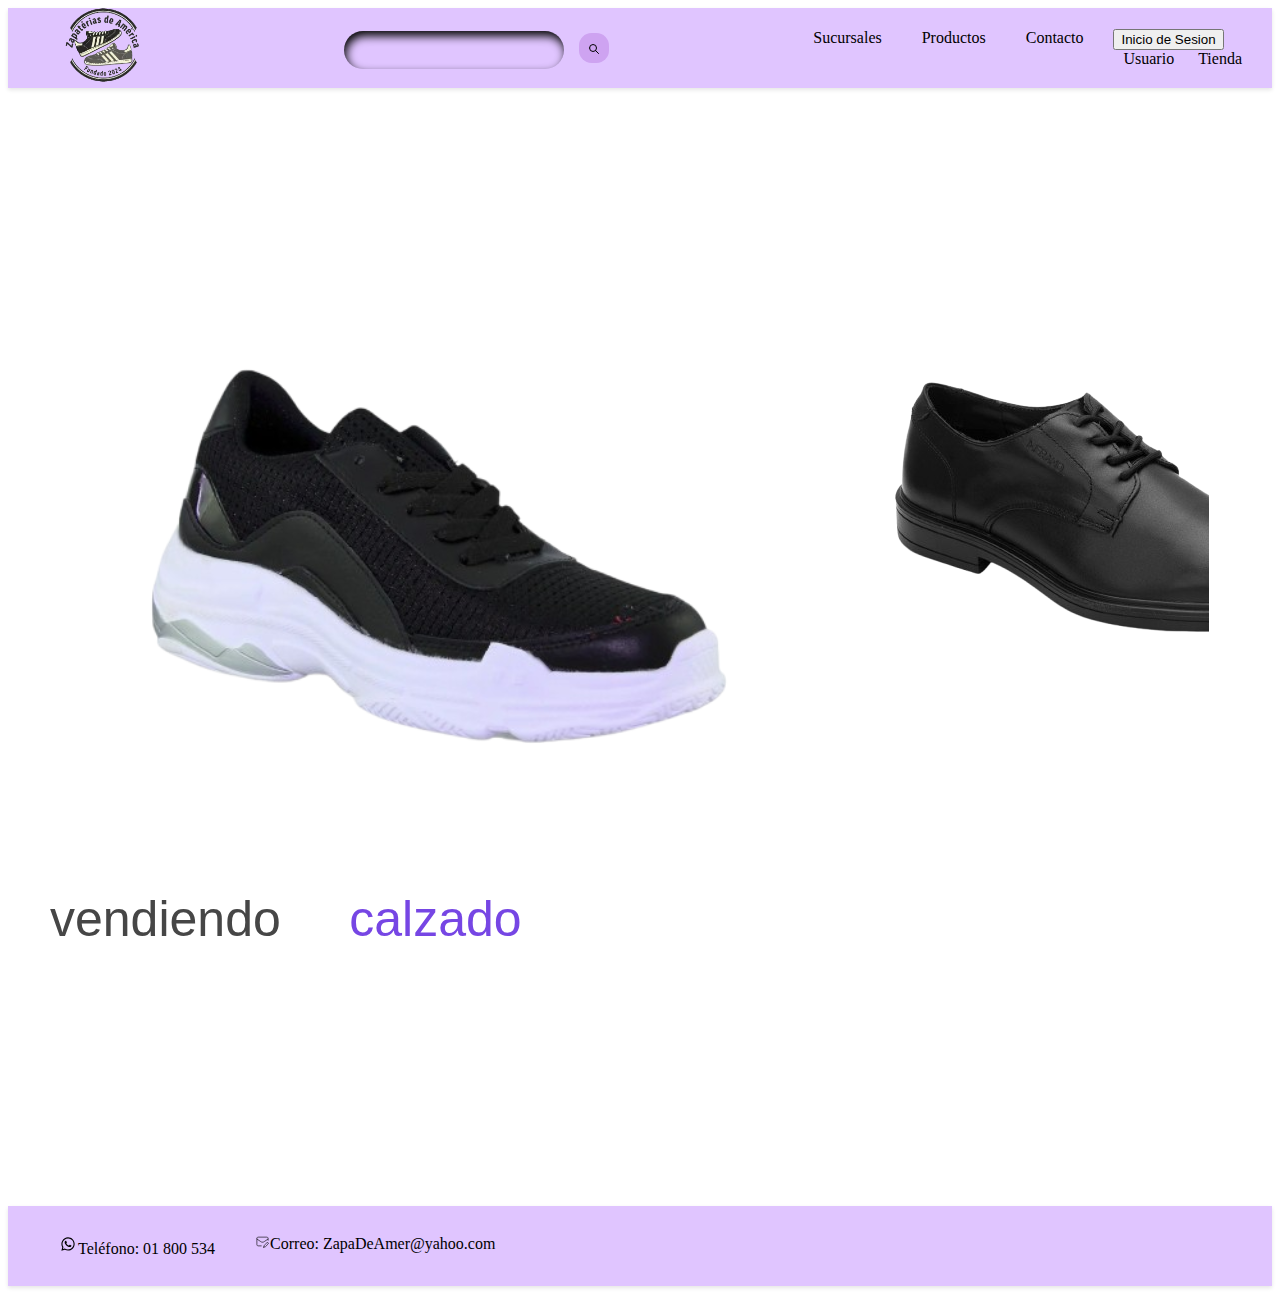
<file: src/index.html>
<!DOCTYPE html>
<html lang="es">
<head>
    <meta charset="UTF-8">
    <meta name="viewport" content="width=device-width, initial-scale=1.0">
    <title>Zapaterias De América</title>
    <link rel="stylesheet" href="\styles\style.css">
    <link rel="stylesheet" href="\styles\principal.css">
</head>
<body>

    <header class="header">
        <a href="\src\index.html" class="header-logo"><img src="\icons\Logotipo.webp" width="150"></a>
        
    <form role="search">
        <input type="text" class="input" placeholder=" ">        
        <button type="submit" class="btn"><svg  xmlns="http://www.w3.org/2000/svg"  width="12"  height="12"  viewBox="0 0 24 24"  fill="none"  stroke="currentColor"  stroke-width="2"  stroke-linecap="round"  stroke-linejoin="round"  class="icon icon-tabler icons-tabler-outline icon-tabler-search"><path stroke="none" d="M0 0h24v24H0z" fill="none"/><path d="M10 10m-7 0a7 7 0 1 0 14 0a7 7 0 1 0 -14 0" /><path d="M21 21l-6 -6" /></svg></button>
    </form>

        <nav class="nav-menu">
            <ul>
                <li><a href="/src/sucursales.html">Sucursales</a></li>
                <li><a href="/src/productos.html">Productos</a></li>
                <li><a href="/src/contacto.html">Contacto</a></li>
                <li>
                    <div class="dropdown">
                        <button>Inicio de Sesion</button>
                        <div class="dropdown-content">
                            <a href="/src/usuario.html">Usuario</a>
                            <a href="/src/tienda.html">Tienda</a>
                        </div>
                    </div>
            </ul>
        </nav>
    </header>

    <div class="container">

    <div class="carousel">
        <div class="group">
            <div class="card"><img src="/sources/Calzado Deportivo1.png"></div>
            <div class="card"><img src="/sources/Calzado Casual3.png"></div>
            <div class="card"><img src="/sources/Calzado Niño2.png"></div>
            <div class="card"><img src="/sources/Accesorios1.png"></div>
            <div class="card"><img src="/sources/Calzado Deportivo3.png"></div>
            <div class="card"><img src="/sources/Accesorios3.png"></div>
        </div>
        <div aria-hidden class="group">
            <div class="card"><img src="/sources/Calzado Deportivo1.png"></div>
            <div class="card"><img src="/sources/Calzado Casual3.png"></div>
            <div class="card"><img src="/sources/Calzado Niño2.png"></div>
            <div class="card"><img src="/sources/Accesorios1.png"></div>
            <div class="card"><img src="/sources/Calzado Deportivo3.png"></div>
            <div class="card"><img src="/sources/Accesorios3.png"></div>
        </div>
    </div>

    <div class="cards" align="right">
    <div class="loader" align="right">
        <p><center>vendiendo</center></p>
        <div class="words" align="center">
        <span class="word">calzado</span>
        <span class="word">confianza</span>
        <span class="word">accesorios</span>
        <span class="word">recuerdos</span>
        <span class="word">y mucho más</span>
        </div>
    </div>
    </div>
    </div>
    </div>
        <footer class="footer">
            <nav class="nav-menu">
                <ul>
                    <li><a><svg viewBox="0 0 24 24" fill="none" xmlns="http://www.w3.org/2000/svg" width="20"><g id="SVGRepo_bgCarrier" stroke-width="0"></g><g id="SVGRepo_tracerCarrier" stroke-linecap="round" stroke-linejoin="round"></g><g id="SVGRepo_iconCarrier"> <path d="M17.6 6.31999C16.8669 5.58141 15.9943 4.99596 15.033 4.59767C14.0716 4.19938 13.0406 3.99622 12 3.99999C10.6089 4.00135 9.24248 4.36819 8.03771 5.06377C6.83294 5.75935 5.83208 6.75926 5.13534 7.96335C4.4386 9.16745 4.07046 10.5335 4.06776 11.9246C4.06507 13.3158 4.42793 14.6832 5.12 15.89L4 20L8.2 18.9C9.35975 19.5452 10.6629 19.8891 11.99 19.9C14.0997 19.9001 16.124 19.0668 17.6222 17.5816C19.1205 16.0965 19.9715 14.0796 19.99 11.97C19.983 10.9173 19.7682 9.87634 19.3581 8.9068C18.948 7.93725 18.3505 7.05819 17.6 6.31999ZM12 18.53C10.8177 18.5308 9.65701 18.213 8.64 17.61L8.4 17.46L5.91 18.12L6.57 15.69L6.41 15.44C5.55925 14.0667 5.24174 12.429 5.51762 10.8372C5.7935 9.24545 6.64361 7.81015 7.9069 6.80322C9.1702 5.79628 10.7589 5.28765 12.3721 5.37368C13.9853 5.4597 15.511 6.13441 16.66 7.26999C17.916 8.49818 18.635 10.1735 18.66 11.93C18.6442 13.6859 17.9355 15.3645 16.6882 16.6006C15.441 17.8366 13.756 18.5301 12 18.53ZM15.61 13.59C15.41 13.49 14.44 13.01 14.26 12.95C14.08 12.89 13.94 12.85 13.81 13.05C13.6144 13.3181 13.404 13.5751 13.18 13.82C13.07 13.96 12.95 13.97 12.75 13.82C11.6097 13.3694 10.6597 12.5394 10.06 11.47C9.85 11.12 10.26 11.14 10.64 10.39C10.6681 10.3359 10.6827 10.2759 10.6827 10.215C10.6827 10.1541 10.6681 10.0941 10.64 10.04C10.64 9.93999 10.19 8.95999 10.03 8.56999C9.87 8.17999 9.71 8.23999 9.58 8.22999H9.19C9.08895 8.23154 8.9894 8.25465 8.898 8.29776C8.8066 8.34087 8.72546 8.403 8.66 8.47999C8.43562 8.69817 8.26061 8.96191 8.14676 9.25343C8.03291 9.54495 7.98287 9.85749 8 10.17C8.0627 10.9181 8.34443 11.6311 8.81 12.22C9.6622 13.4958 10.8301 14.5293 12.2 15.22C12.9185 15.6394 13.7535 15.8148 14.58 15.72C14.8552 15.6654 15.1159 15.5535 15.345 15.3915C15.5742 15.2296 15.7667 15.0212 15.91 14.78C16.0428 14.4856 16.0846 14.1583 16.03 13.84C15.94 13.74 15.81 13.69 15.61 13.59Z" fill="#000000"></path> </g></svg>Teléfono: 01 800 534</a></li>
                    <li><a><svg viewBox="0 0 24 24" fill="none" xmlns="http://www.w3.org/2000/svg" width="15"><g id="SVGRepo_bgCarrier" stroke-width="0"></g><g id="SVGRepo_tracerCarrier" stroke-linecap="round" stroke-linejoin="round"></g><g id="SVGRepo_iconCarrier"> <path d="M10 19H6.2C5.0799 19 4.51984 19 4.09202 18.782C3.71569 18.5903 3.40973 18.2843 3.21799 17.908C3 17.4802 3 16.9201 3 15.8V8.2C3 7.0799 3 6.51984 3.21799 6.09202C3.40973 5.71569 3.71569 5.40973 4.09202 5.21799C4.51984 5 5.0799 5 6.2 5H17.8C18.9201 5 19.4802 5 19.908 5.21799C20.2843 5.40973 20.5903 5.71569 20.782 6.09202C21 6.51984 21 7.0799 21 8.2V10M20.6067 8.26229L15.5499 11.6335C14.2669 12.4888 13.6254 12.9165 12.932 13.0827C12.3192 13.2295 11.6804 13.2295 11.0677 13.0827C10.3743 12.9165 9.73279 12.4888 8.44975 11.6335L3.14746 8.09863M14 21L16.025 20.595C16.2015 20.5597 16.2898 20.542 16.3721 20.5097C16.4452 20.4811 16.5147 20.4439 16.579 20.399C16.6516 20.3484 16.7152 20.2848 16.8426 20.1574L21 16C21.5523 15.4477 21.5523 14.5523 21 14C20.4477 13.4477 19.5523 13.4477 19 14L14.8426 18.1574C14.7152 18.2848 14.6516 18.3484 14.601 18.421C14.5561 18.4853 14.5189 18.5548 14.4903 18.6279C14.458 18.7102 14.4403 18.7985 14.405 18.975L14 21Z" stroke="#000000" stroke-width="1" stroke-linecap="round" stroke-linejoin="round"></path> </g></svg>Correo: ZapaDeAmer@yahoo.com</a></li>
                </ul>
            </nav>
        </footer>
    </body>
</html>
</file>
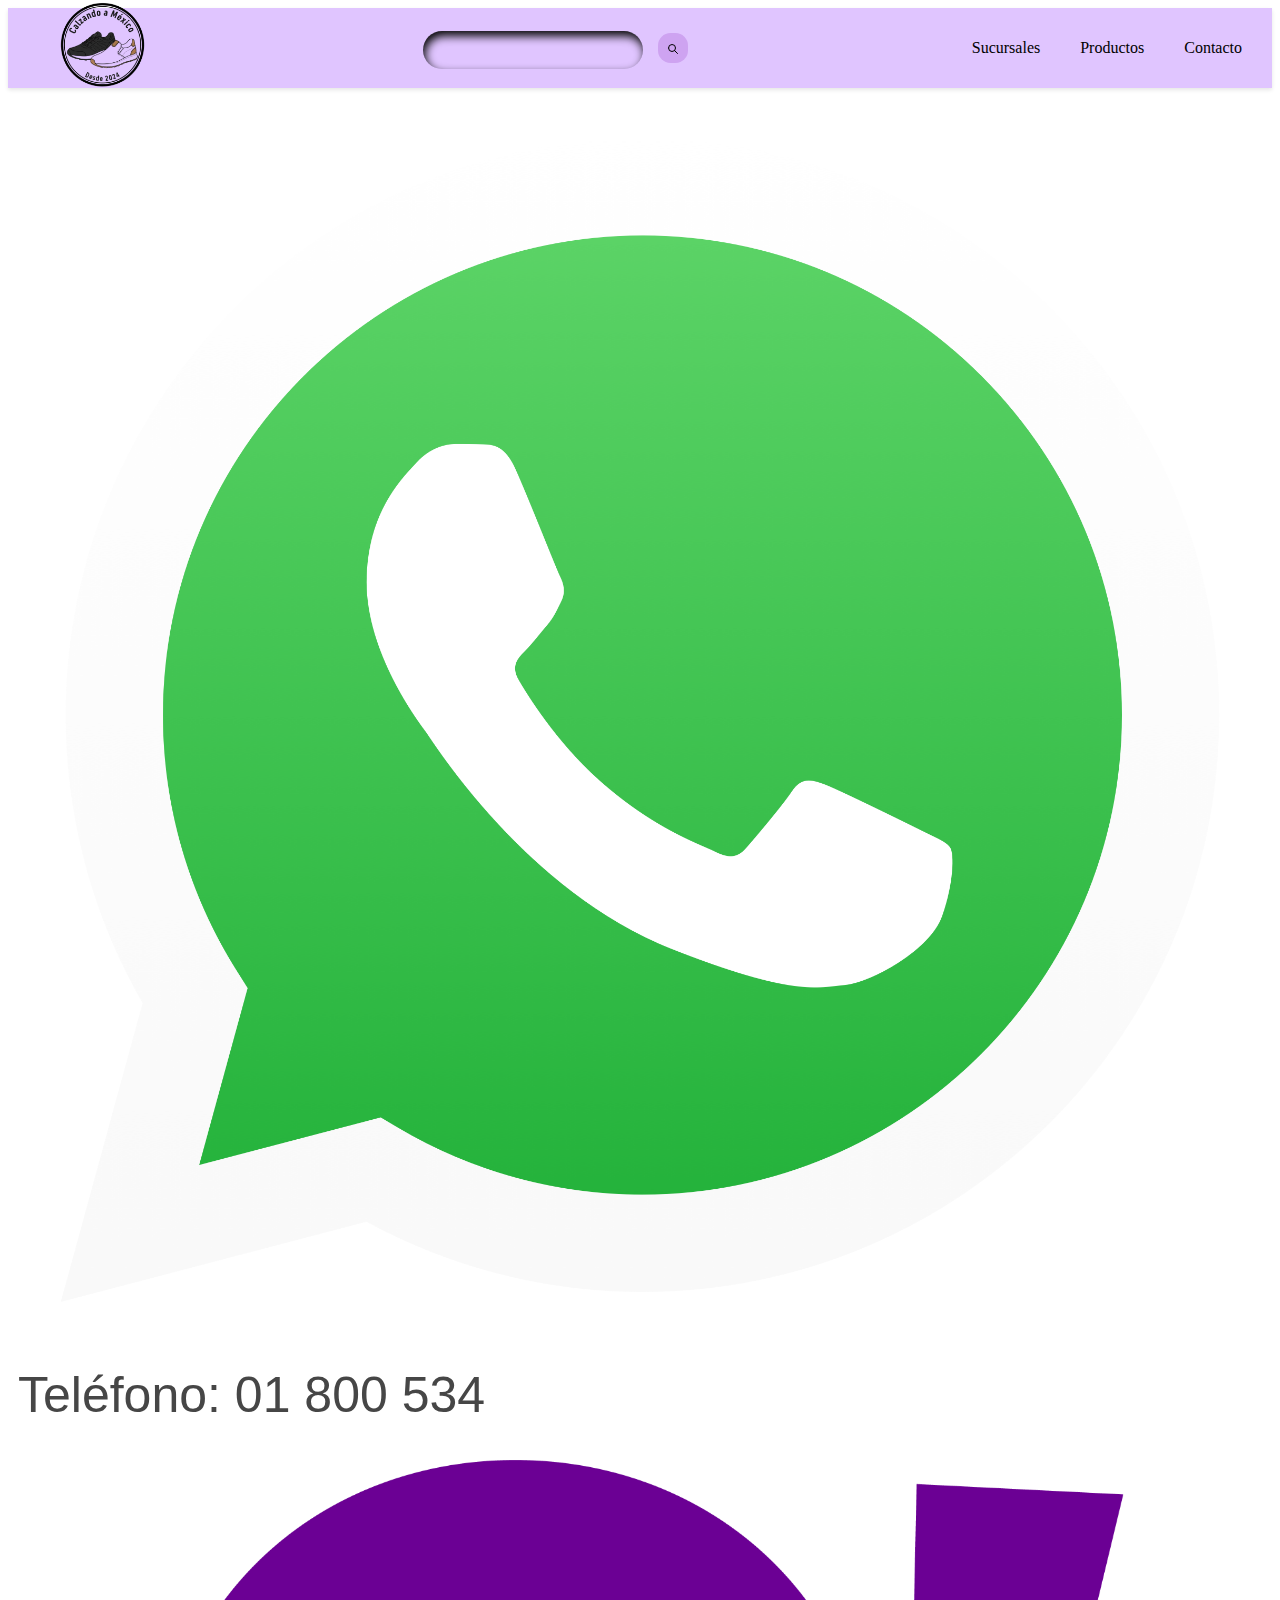
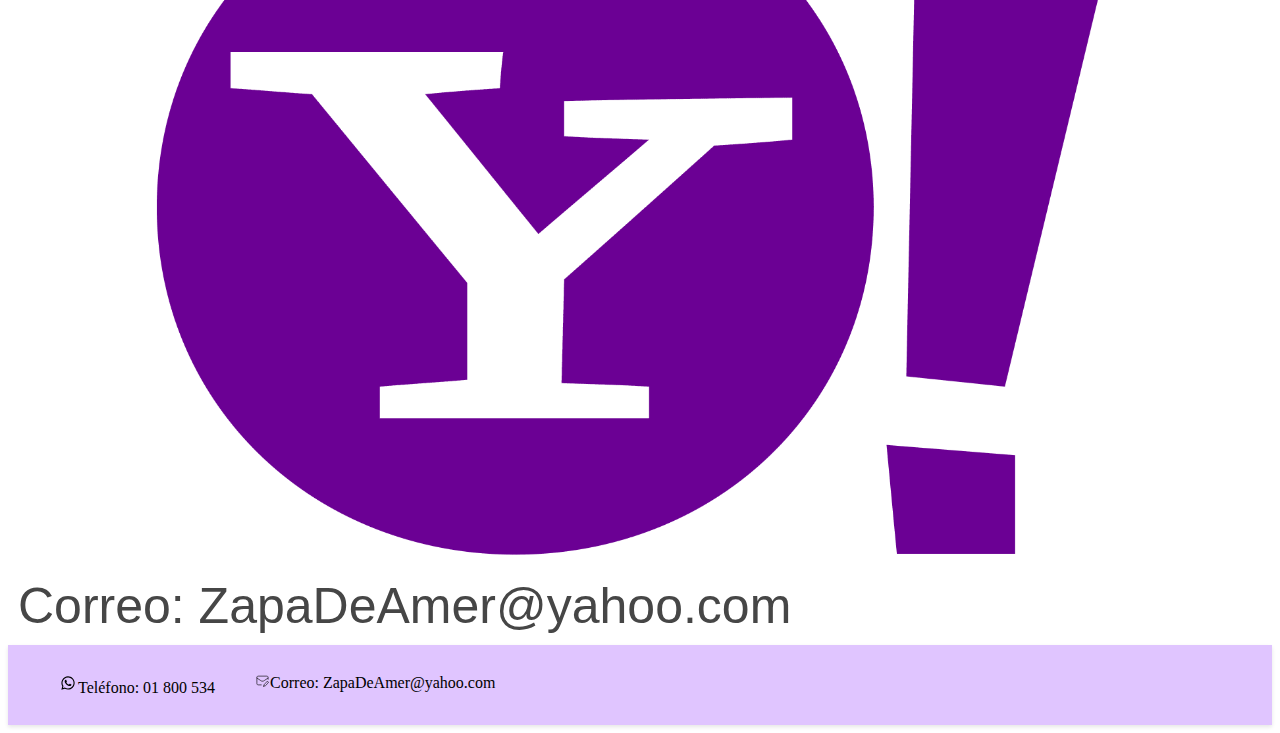
<file: src/contacto.html>
<!DOCTYPE html>
<html lang="es">
<head>
    <meta charset="UTF-8">
    <meta name="viewport" content="width=device-width, initial-scale=1.0">
    <title>Zapaterias De América</title>
    <link rel="stylesheet" href="\styles\style.css">
    <link rel="stylesheet" href="\styles\principal.css">
</head>
<body>

    <header class="header">
        <a href="\src\index.html" class="header-logo"><img src="\icons\Logotipo.png" width="150"></a>
        
    <form role="search">

        <input type="text" class="input" placeholder=" ">
            
        <button type="submit" class="btn"><svg  xmlns="http://www.w3.org/2000/svg"  width="12"  height="12"  viewBox="0 0 24 24"  fill="none"  stroke="currentColor"  stroke-width="2"  stroke-linecap="round"  stroke-linejoin="round"  class="icon icon-tabler icons-tabler-outline icon-tabler-search"><path stroke="none" d="M0 0h24v24H0z" fill="none"/><path d="M10 10m-7 0a7 7 0 1 0 14 0a7 7 0 1 0 -14 0" /><path d="M21 21l-6 -6" /></svg></button>

    </form>

        <nav class="nav-menu">
            <ul>
                <li><a href="/src/sucursales.html">Sucursales</a></li>
                <li><a href="/src/productos.html">Productos</a></li>
                <li><a href="/src/contacto.html">Contacto</a></li>
            </ul>
        </nav>
    </header>
 
    
    <div class="container">
    
    <img src="/sources/Whats.png" width="100%">
    <div class="animated bounce">
        <div class="loader">Teléfono: 01 800 534</div>
    </div><br>
    <img src="/sources/Yahoo.png" width="100%">
    <div class="animated bounce">
        <div class="loader">Correo: ZapaDeAmer@yahoo.com</div>
    </div>

    </div>

    <footer class="footer">
        <nav class="nav-menu">
            <ul>
                <li><a><svg viewBox="0 0 24 24" fill="none" xmlns="http://www.w3.org/2000/svg" width="20"><g id="SVGRepo_bgCarrier" stroke-width="0"></g><g id="SVGRepo_tracerCarrier" stroke-linecap="round" stroke-linejoin="round"></g><g id="SVGRepo_iconCarrier"> <path d="M17.6 6.31999C16.8669 5.58141 15.9943 4.99596 15.033 4.59767C14.0716 4.19938 13.0406 3.99622 12 3.99999C10.6089 4.00135 9.24248 4.36819 8.03771 5.06377C6.83294 5.75935 5.83208 6.75926 5.13534 7.96335C4.4386 9.16745 4.07046 10.5335 4.06776 11.9246C4.06507 13.3158 4.42793 14.6832 5.12 15.89L4 20L8.2 18.9C9.35975 19.5452 10.6629 19.8891 11.99 19.9C14.0997 19.9001 16.124 19.0668 17.6222 17.5816C19.1205 16.0965 19.9715 14.0796 19.99 11.97C19.983 10.9173 19.7682 9.87634 19.3581 8.9068C18.948 7.93725 18.3505 7.05819 17.6 6.31999ZM12 18.53C10.8177 18.5308 9.65701 18.213 8.64 17.61L8.4 17.46L5.91 18.12L6.57 15.69L6.41 15.44C5.55925 14.0667 5.24174 12.429 5.51762 10.8372C5.7935 9.24545 6.64361 7.81015 7.9069 6.80322C9.1702 5.79628 10.7589 5.28765 12.3721 5.37368C13.9853 5.4597 15.511 6.13441 16.66 7.26999C17.916 8.49818 18.635 10.1735 18.66 11.93C18.6442 13.6859 17.9355 15.3645 16.6882 16.6006C15.441 17.8366 13.756 18.5301 12 18.53ZM15.61 13.59C15.41 13.49 14.44 13.01 14.26 12.95C14.08 12.89 13.94 12.85 13.81 13.05C13.6144 13.3181 13.404 13.5751 13.18 13.82C13.07 13.96 12.95 13.97 12.75 13.82C11.6097 13.3694 10.6597 12.5394 10.06 11.47C9.85 11.12 10.26 11.14 10.64 10.39C10.6681 10.3359 10.6827 10.2759 10.6827 10.215C10.6827 10.1541 10.6681 10.0941 10.64 10.04C10.64 9.93999 10.19 8.95999 10.03 8.56999C9.87 8.17999 9.71 8.23999 9.58 8.22999H9.19C9.08895 8.23154 8.9894 8.25465 8.898 8.29776C8.8066 8.34087 8.72546 8.403 8.66 8.47999C8.43562 8.69817 8.26061 8.96191 8.14676 9.25343C8.03291 9.54495 7.98287 9.85749 8 10.17C8.0627 10.9181 8.34443 11.6311 8.81 12.22C9.6622 13.4958 10.8301 14.5293 12.2 15.22C12.9185 15.6394 13.7535 15.8148 14.58 15.72C14.8552 15.6654 15.1159 15.5535 15.345 15.3915C15.5742 15.2296 15.7667 15.0212 15.91 14.78C16.0428 14.4856 16.0846 14.1583 16.03 13.84C15.94 13.74 15.81 13.69 15.61 13.59Z" fill="#000000"></path> </g></svg>Teléfono: 01 800 534</a></li>
                <li><a><svg viewBox="0 0 24 24" fill="none" xmlns="http://www.w3.org/2000/svg" width="15"><g id="SVGRepo_bgCarrier" stroke-width="0"></g><g id="SVGRepo_tracerCarrier" stroke-linecap="round" stroke-linejoin="round"></g><g id="SVGRepo_iconCarrier"> <path d="M10 19H6.2C5.0799 19 4.51984 19 4.09202 18.782C3.71569 18.5903 3.40973 18.2843 3.21799 17.908C3 17.4802 3 16.9201 3 15.8V8.2C3 7.0799 3 6.51984 3.21799 6.09202C3.40973 5.71569 3.71569 5.40973 4.09202 5.21799C4.51984 5 5.0799 5 6.2 5H17.8C18.9201 5 19.4802 5 19.908 5.21799C20.2843 5.40973 20.5903 5.71569 20.782 6.09202C21 6.51984 21 7.0799 21 8.2V10M20.6067 8.26229L15.5499 11.6335C14.2669 12.4888 13.6254 12.9165 12.932 13.0827C12.3192 13.2295 11.6804 13.2295 11.0677 13.0827C10.3743 12.9165 9.73279 12.4888 8.44975 11.6335L3.14746 8.09863M14 21L16.025 20.595C16.2015 20.5597 16.2898 20.542 16.3721 20.5097C16.4452 20.4811 16.5147 20.4439 16.579 20.399C16.6516 20.3484 16.7152 20.2848 16.8426 20.1574L21 16C21.5523 15.4477 21.5523 14.5523 21 14C20.4477 13.4477 19.5523 13.4477 19 14L14.8426 18.1574C14.7152 18.2848 14.6516 18.3484 14.601 18.421C14.5561 18.4853 14.5189 18.5548 14.4903 18.6279C14.458 18.7102 14.4403 18.7985 14.405 18.975L14 21Z" stroke="#000000" stroke-width="1" stroke-linecap="round" stroke-linejoin="round"></path> </g></svg>Correo: ZapaDeAmer@yahoo.com</a></li>
            </ul>
        </nav>
    </footer>
</body>
</html>
</file>
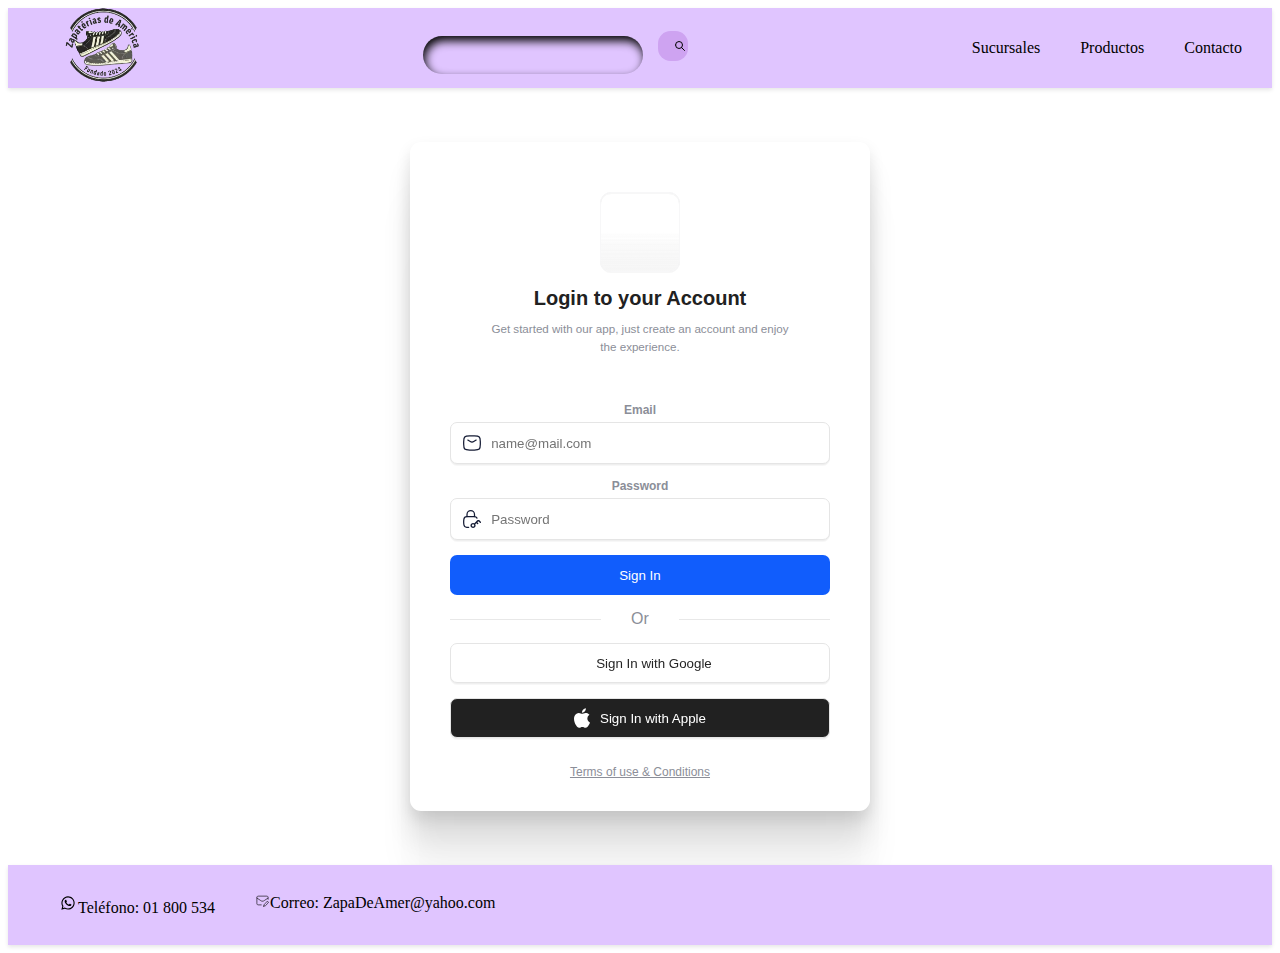
<file: src/inicioDeSesion.html>
<!DOCTYPE html>
<html lang="es">
<head>
    <meta charset="UTF-8">
    <meta name="viewport" content="width=device-width, initial-scale=1.0">
    <title>Zapaterias De América</title>
    <link rel="stylesheet" href="\styles\ini.css">
    <link rel="stylesheet" href="\styles\principal.css">
</head>
<body>

    <header class="header">
        <a href="\src\index.html" class="header-logo"><img src="\icons\Logotipo.webp" width="150"></a>
        
    <form role="search">

        <input type="text" class="input" placeholder=" ">
            
        <button type="submit" class="btn"><svg  xmlns="http://www.w3.org/2000/svg"  width="12"  height="12"  viewBox="0 0 24 24"  fill="none"  stroke="currentColor"  stroke-width="2"  stroke-linecap="round"  stroke-linejoin="round"  class="icon icon-tabler icons-tabler-outline icon-tabler-search"><path stroke="none" d="M0 0h24v24H0z" fill="none"/><path d="M10 10m-7 0a7 7 0 1 0 14 0a7 7 0 1 0 -14 0" /><path d="M21 21l-6 -6" /></svg></button>

    </form>

        <nav class="nav-menu">
            <ul>
                <li><a href="/src/sucursales.html">Sucursales</a></li>
                <li><a href="/src/productos.html">Productos</a></li>
                <li><a href="/src/contacto.html">Contacto</a></li>
            </ul>
        </nav>
    </header><br><br><br>
    
    <div class="container">

    <center>
    <form class="form_container">
    <div class="logo_container"></div>
    <div class="title_container">
        <p class="title">Login to your Account</p>
        <span class="subtitle">Get started with our app, just create an account and enjoy the experience.</span>
    </div>
    <br>
    <div class="input_container">
        <label class="input_label" for="email_field">Email</label>
        <svg fill="none" viewBox="0 0 24 24" height="24" width="24" xmlns="http://www.w3.org/2000/svg" class="icon">
        <path stroke-linejoin="round" stroke-linecap="round" stroke-width="1.5" stroke="#141B34" d="M7 8.5L9.94202 10.2394C11.6572 11.2535 12.3428 11.2535 14.058 10.2394L17 8.5"></path>
        <path stroke-linejoin="round" stroke-width="1.5" stroke="#141B34" d="M2.01577 13.4756C2.08114 16.5412 2.11383 18.0739 3.24496 19.2094C4.37608 20.3448 5.95033 20.3843 9.09883 20.4634C11.0393 20.5122 12.9607 20.5122 14.9012 20.4634C18.0497 20.3843 19.6239 20.3448 20.7551 19.2094C21.8862 18.0739 21.9189 16.5412 21.9842 13.4756C22.0053 12.4899 22.0053 11.5101 21.9842 10.5244C21.9189 7.45886 21.8862 5.92609 20.7551 4.79066C19.6239 3.65523 18.0497 3.61568 14.9012 3.53657C12.9607 3.48781 11.0393 3.48781 9.09882 3.53656C5.95033 3.61566 4.37608 3.65521 3.24495 4.79065C2.11382 5.92608 2.08114 7.45885 2.01576 10.5244C1.99474 11.5101 1.99475 12.4899 2.01577 13.4756Z"></path>
        </svg>
        <input placeholder="name@mail.com" title="Inpit title" name="input-name" type="text" class="input_field" id="email_field">
    </div>
    <div class="input_container">
        <label class="input_label" for="password_field">Password</label>
        <svg fill="none" viewBox="0 0 24 24" height="24" width="24" xmlns="http://www.w3.org/2000/svg" class="icon">
        <path stroke-linecap="round" stroke-width="1.5" stroke="#141B34" d="M18 11.0041C17.4166 9.91704 16.273 9.15775 14.9519 9.0993C13.477 9.03404 11.9788 9 10.329 9C8.67911 9 7.18091 9.03404 5.70604 9.0993C3.95328 9.17685 2.51295 10.4881 2.27882 12.1618C2.12602 13.2541 2 14.3734 2 15.5134C2 16.6534 2.12602 17.7727 2.27882 18.865C2.51295 20.5387 3.95328 21.8499 5.70604 21.9275C6.42013 21.9591 7.26041 21.9834 8 22"></path>
        <path stroke-linejoin="round" stroke-linecap="round" stroke-width="1.5" stroke="#141B34" d="M6 9V6.5C6 4.01472 8.01472 2 10.5 2C12.9853 2 15 4.01472 15 6.5V9"></path>
        <path fill="#141B34" d="M21.2046 15.1045L20.6242 15.6956V15.6956L21.2046 15.1045ZM21.4196 16.4767C21.7461 16.7972 22.2706 16.7924 22.5911 16.466C22.9116 16.1395 22.9068 15.615 22.5804 15.2945L21.4196 16.4767ZM18.0228 15.1045L17.4424 14.5134V14.5134L18.0228 15.1045ZM18.2379 18.0387C18.5643 18.3593 19.0888 18.3545 19.4094 18.028C19.7299 17.7016 19.7251 17.1771 19.3987 16.8565L18.2379 18.0387ZM14.2603 20.7619C13.7039 21.3082 12.7957 21.3082 12.2394 20.7619L11.0786 21.9441C12.2794 23.1232 14.2202 23.1232 15.4211 21.9441L14.2603 20.7619ZM12.2394 20.7619C11.6914 20.2239 11.6914 19.358 12.2394 18.82L11.0786 17.6378C9.86927 18.8252 9.86927 20.7567 11.0786 21.9441L12.2394 20.7619ZM12.2394 18.82C12.7957 18.2737 13.7039 18.2737 14.2603 18.82L15.4211 17.6378C14.2202 16.4587 12.2794 16.4587 11.0786 17.6378L12.2394 18.82ZM14.2603 18.82C14.8082 19.358 14.8082 20.2239 14.2603 20.7619L15.4211 21.9441C16.6304 20.7567 16.6304 18.8252 15.4211 17.6378L14.2603 18.82ZM20.6242 15.6956L21.4196 16.4767L22.5804 15.2945L21.785 14.5134L20.6242 15.6956ZM15.4211 18.82L17.8078 16.4767L16.647 15.2944L14.2603 17.6377L15.4211 18.82ZM17.8078 16.4767L18.6032 15.6956L17.4424 14.5134L16.647 15.2945L17.8078 16.4767ZM16.647 16.4767L18.2379 18.0387L19.3987 16.8565L17.8078 15.2945L16.647 16.4767ZM21.785 14.5134C21.4266 14.1616 21.0998 13.8383 20.7993 13.6131C20.4791 13.3732 20.096 13.1716 19.6137 13.1716V14.8284C19.6145 14.8284 19.619 14.8273 19.6395 14.8357C19.6663 14.8466 19.7183 14.8735 19.806 14.9391C19.9969 15.0822 20.2326 15.3112 20.6242 15.6956L21.785 14.5134ZM18.6032 15.6956C18.9948 15.3112 19.2305 15.0822 19.4215 14.9391C19.5091 14.8735 19.5611 14.8466 19.5879 14.8357C19.6084 14.8273 19.6129 14.8284 19.6137 14.8284V13.1716C19.1314 13.1716 18.7483 13.3732 18.4281 13.6131C18.1276 13.8383 17.8008 14.1616 17.4424 14.5134L18.6032 15.6956Z"></path>
        </svg>
        <input placeholder="Password" title="Inpit title" name="input-name" type="password" class="input_field" id="password_field">
    </div>
    <button title="Sign In" type="submit" class="sign-in_bton">
        <span>Sign In</span>
    </button>

    <div class="separator">
        <hr class="line">
        <span>Or</span>
        <hr class="line">
    </div>
    <button title="Sign In" type="submit" class="sign-in_ggl">
        <svg height="18" width="18" viewBox="0 0 32 32" xmlns:xlink="http://www.w3.org/1999/xlink" xmlns="http://www.w3.org/2000/svg">
        <defs>
            <path d="M44.5 20H24v8.5h11.8C34.7 33.9 30.1 37 24 37c-7.2 0-13-5.8-13-13s5.8-13 13-13c3.1 0 5.9 1.1 8.1 2.9l6.4-6.4C34.6 4.1 29.6 2 24 2 11.8 2 2 11.8 2 24s9.8 22 22 22c11 0 21-8 21-22 0-1.3-.2-2.7-.5-4z" id="A"></path>
        </defs>
        <clipPath id="B">
            
        </clipPath>
        <g transform="matrix(.727273 0 0 .727273 -.954545 -1.45455)">
            <path fill="#fbbc05" clip-path="url(#B)" d="M0 37V11l17 13z"></path>
            <path fill="#ea4335" clip-path="url(#B)" d="M0 11l17 13 7-6.1L48 14V0H0z"></path>
            <path fill="#34a853" clip-path="url(#B)" d="M0 37l30-23 7.9 1L48 0v48H0z"></path>
            <path fill="#4285f4" clip-path="url(#B)" d="M48 48L17 24l-4-3 35-10z"></path>
        </g>
        </svg>
        <span>Sign In with Google</span>
    </button>
    <button title="Sign In" type="submit" class="sign-in_apl">
        <svg preserveAspectRatio="xMidYMid" version="1.1" viewBox="0 0 256 315" height="20px" width="16px" xmlns:xlink="http://www.w3.org/1999/xlink" xmlns="http://www.w3.org/2000/svg">
        <g>
            <path fill="#ffffff" d="M213.803394,167.030943 C214.2452,214.609646 255.542482,230.442639 256,230.644727 C255.650812,231.761357 249.401383,253.208293 234.24263,275.361446 C221.138555,294.513969 207.538253,313.596333 186.113759,313.991545 C165.062051,314.379442 158.292752,301.507828 134.22469,301.507828 C110.163898,301.507828 102.642899,313.596301 82.7151126,314.379442 C62.0350407,315.16201 46.2873831,293.668525 33.0744079,274.586162 C6.07529317,235.552544 -14.5576169,164.286328 13.147166,116.18047 C26.9103111,92.2909053 51.5060917,77.1630356 78.2026125,76.7751096 C98.5099145,76.3877456 117.677594,90.4371851 130.091705,90.4371851 C142.497945,90.4371851 165.790755,73.5415029 190.277627,76.0228474 C200.528668,76.4495055 229.303509,80.1636878 247.780625,107.209389 C246.291825,108.132333 213.44635,127.253405 213.803394,167.030988 M174.239142,50.1987033 C185.218331,36.9088319 192.607958,18.4081019 190.591988,0 C174.766312,0.636050225 155.629514,10.5457909 144.278109,23.8283506 C134.10507,35.5906758 125.195775,54.4170275 127.599657,72.4607932 C145.239231,73.8255433 163.259413,63.4970262 174.239142,50.1987249"></path>
        </g>
        </svg>
        <span>Sign In with Apple</span>
    </button>
    <p class="note">Terms of use &amp; Conditions</p>
    </form>
    </center><br><br><br>
    </div>
    
    <footer class="footer">
        <nav class="nav-menu">
            <ul>
                <li><a><svg viewBox="0 0 24 24" fill="none" xmlns="http://www.w3.org/2000/svg" width="20"><g id="SVGRepo_bgCarrier" stroke-width="0"></g><g id="SVGRepo_tracerCarrier" stroke-linecap="round" stroke-linejoin="round"></g><g id="SVGRepo_iconCarrier"> <path d="M17.6 6.31999C16.8669 5.58141 15.9943 4.99596 15.033 4.59767C14.0716 4.19938 13.0406 3.99622 12 3.99999C10.6089 4.00135 9.24248 4.36819 8.03771 5.06377C6.83294 5.75935 5.83208 6.75926 5.13534 7.96335C4.4386 9.16745 4.07046 10.5335 4.06776 11.9246C4.06507 13.3158 4.42793 14.6832 5.12 15.89L4 20L8.2 18.9C9.35975 19.5452 10.6629 19.8891 11.99 19.9C14.0997 19.9001 16.124 19.0668 17.6222 17.5816C19.1205 16.0965 19.9715 14.0796 19.99 11.97C19.983 10.9173 19.7682 9.87634 19.3581 8.9068C18.948 7.93725 18.3505 7.05819 17.6 6.31999ZM12 18.53C10.8177 18.5308 9.65701 18.213 8.64 17.61L8.4 17.46L5.91 18.12L6.57 15.69L6.41 15.44C5.55925 14.0667 5.24174 12.429 5.51762 10.8372C5.7935 9.24545 6.64361 7.81015 7.9069 6.80322C9.1702 5.79628 10.7589 5.28765 12.3721 5.37368C13.9853 5.4597 15.511 6.13441 16.66 7.26999C17.916 8.49818 18.635 10.1735 18.66 11.93C18.6442 13.6859 17.9355 15.3645 16.6882 16.6006C15.441 17.8366 13.756 18.5301 12 18.53ZM15.61 13.59C15.41 13.49 14.44 13.01 14.26 12.95C14.08 12.89 13.94 12.85 13.81 13.05C13.6144 13.3181 13.404 13.5751 13.18 13.82C13.07 13.96 12.95 13.97 12.75 13.82C11.6097 13.3694 10.6597 12.5394 10.06 11.47C9.85 11.12 10.26 11.14 10.64 10.39C10.6681 10.3359 10.6827 10.2759 10.6827 10.215C10.6827 10.1541 10.6681 10.0941 10.64 10.04C10.64 9.93999 10.19 8.95999 10.03 8.56999C9.87 8.17999 9.71 8.23999 9.58 8.22999H9.19C9.08895 8.23154 8.9894 8.25465 8.898 8.29776C8.8066 8.34087 8.72546 8.403 8.66 8.47999C8.43562 8.69817 8.26061 8.96191 8.14676 9.25343C8.03291 9.54495 7.98287 9.85749 8 10.17C8.0627 10.9181 8.34443 11.6311 8.81 12.22C9.6622 13.4958 10.8301 14.5293 12.2 15.22C12.9185 15.6394 13.7535 15.8148 14.58 15.72C14.8552 15.6654 15.1159 15.5535 15.345 15.3915C15.5742 15.2296 15.7667 15.0212 15.91 14.78C16.0428 14.4856 16.0846 14.1583 16.03 13.84C15.94 13.74 15.81 13.69 15.61 13.59Z" fill="#000000"></path> </g></svg>Teléfono: 01 800 534</a></li>
                <li><a><svg viewBox="0 0 24 24" fill="none" xmlns="http://www.w3.org/2000/svg" width="15"><g id="SVGRepo_bgCarrier" stroke-width="0"></g><g id="SVGRepo_tracerCarrier" stroke-linecap="round" stroke-linejoin="round"></g><g id="SVGRepo_iconCarrier"> <path d="M10 19H6.2C5.0799 19 4.51984 19 4.09202 18.782C3.71569 18.5903 3.40973 18.2843 3.21799 17.908C3 17.4802 3 16.9201 3 15.8V8.2C3 7.0799 3 6.51984 3.21799 6.09202C3.40973 5.71569 3.71569 5.40973 4.09202 5.21799C4.51984 5 5.0799 5 6.2 5H17.8C18.9201 5 19.4802 5 19.908 5.21799C20.2843 5.40973 20.5903 5.71569 20.782 6.09202C21 6.51984 21 7.0799 21 8.2V10M20.6067 8.26229L15.5499 11.6335C14.2669 12.4888 13.6254 12.9165 12.932 13.0827C12.3192 13.2295 11.6804 13.2295 11.0677 13.0827C10.3743 12.9165 9.73279 12.4888 8.44975 11.6335L3.14746 8.09863M14 21L16.025 20.595C16.2015 20.5597 16.2898 20.542 16.3721 20.5097C16.4452 20.4811 16.5147 20.4439 16.579 20.399C16.6516 20.3484 16.7152 20.2848 16.8426 20.1574L21 16C21.5523 15.4477 21.5523 14.5523 21 14C20.4477 13.4477 19.5523 13.4477 19 14L14.8426 18.1574C14.7152 18.2848 14.6516 18.3484 14.601 18.421C14.5561 18.4853 14.5189 18.5548 14.4903 18.6279C14.458 18.7102 14.4403 18.7985 14.405 18.975L14 21Z" stroke="#000000" stroke-width="1" stroke-linecap="round" stroke-linejoin="round"></path> </g></svg>Correo: ZapaDeAmer@yahoo.com</a></li>
            </ul>
        </nav>
    </footer>
</body>
</html>
</file>
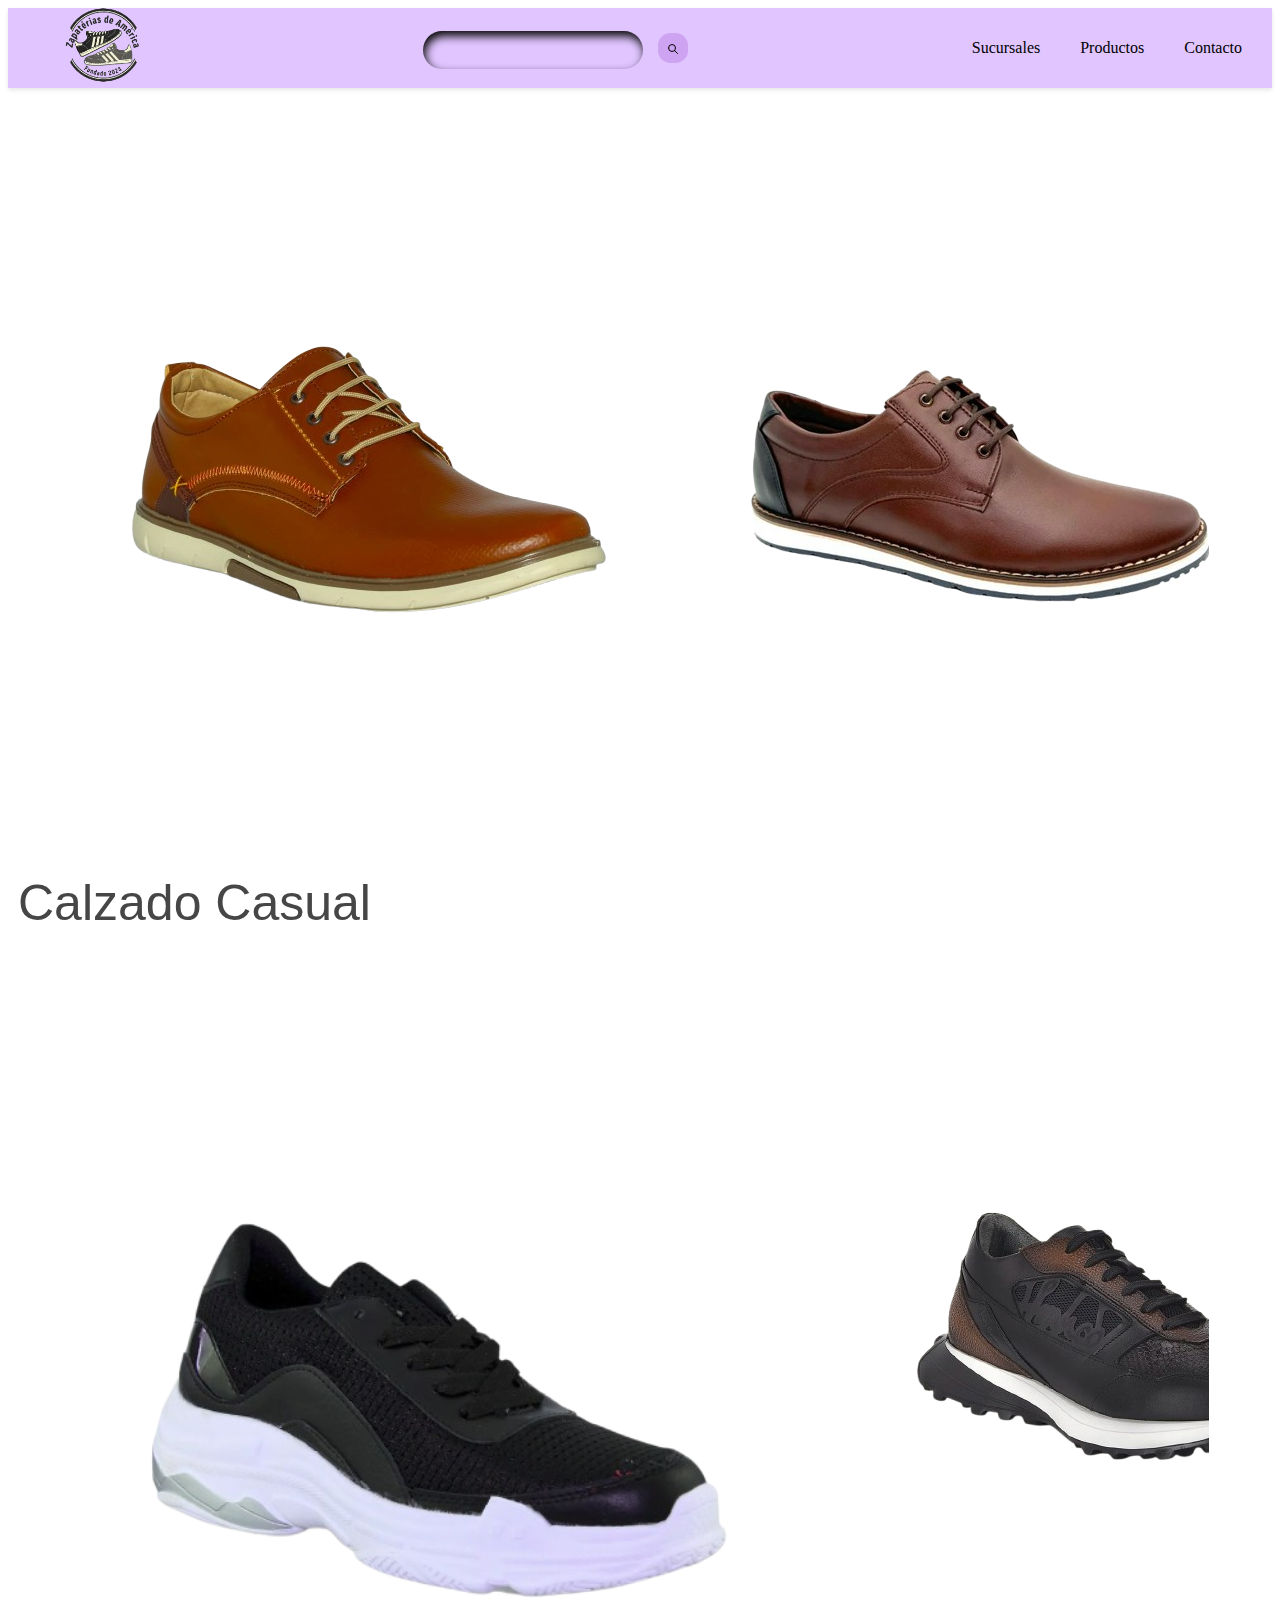
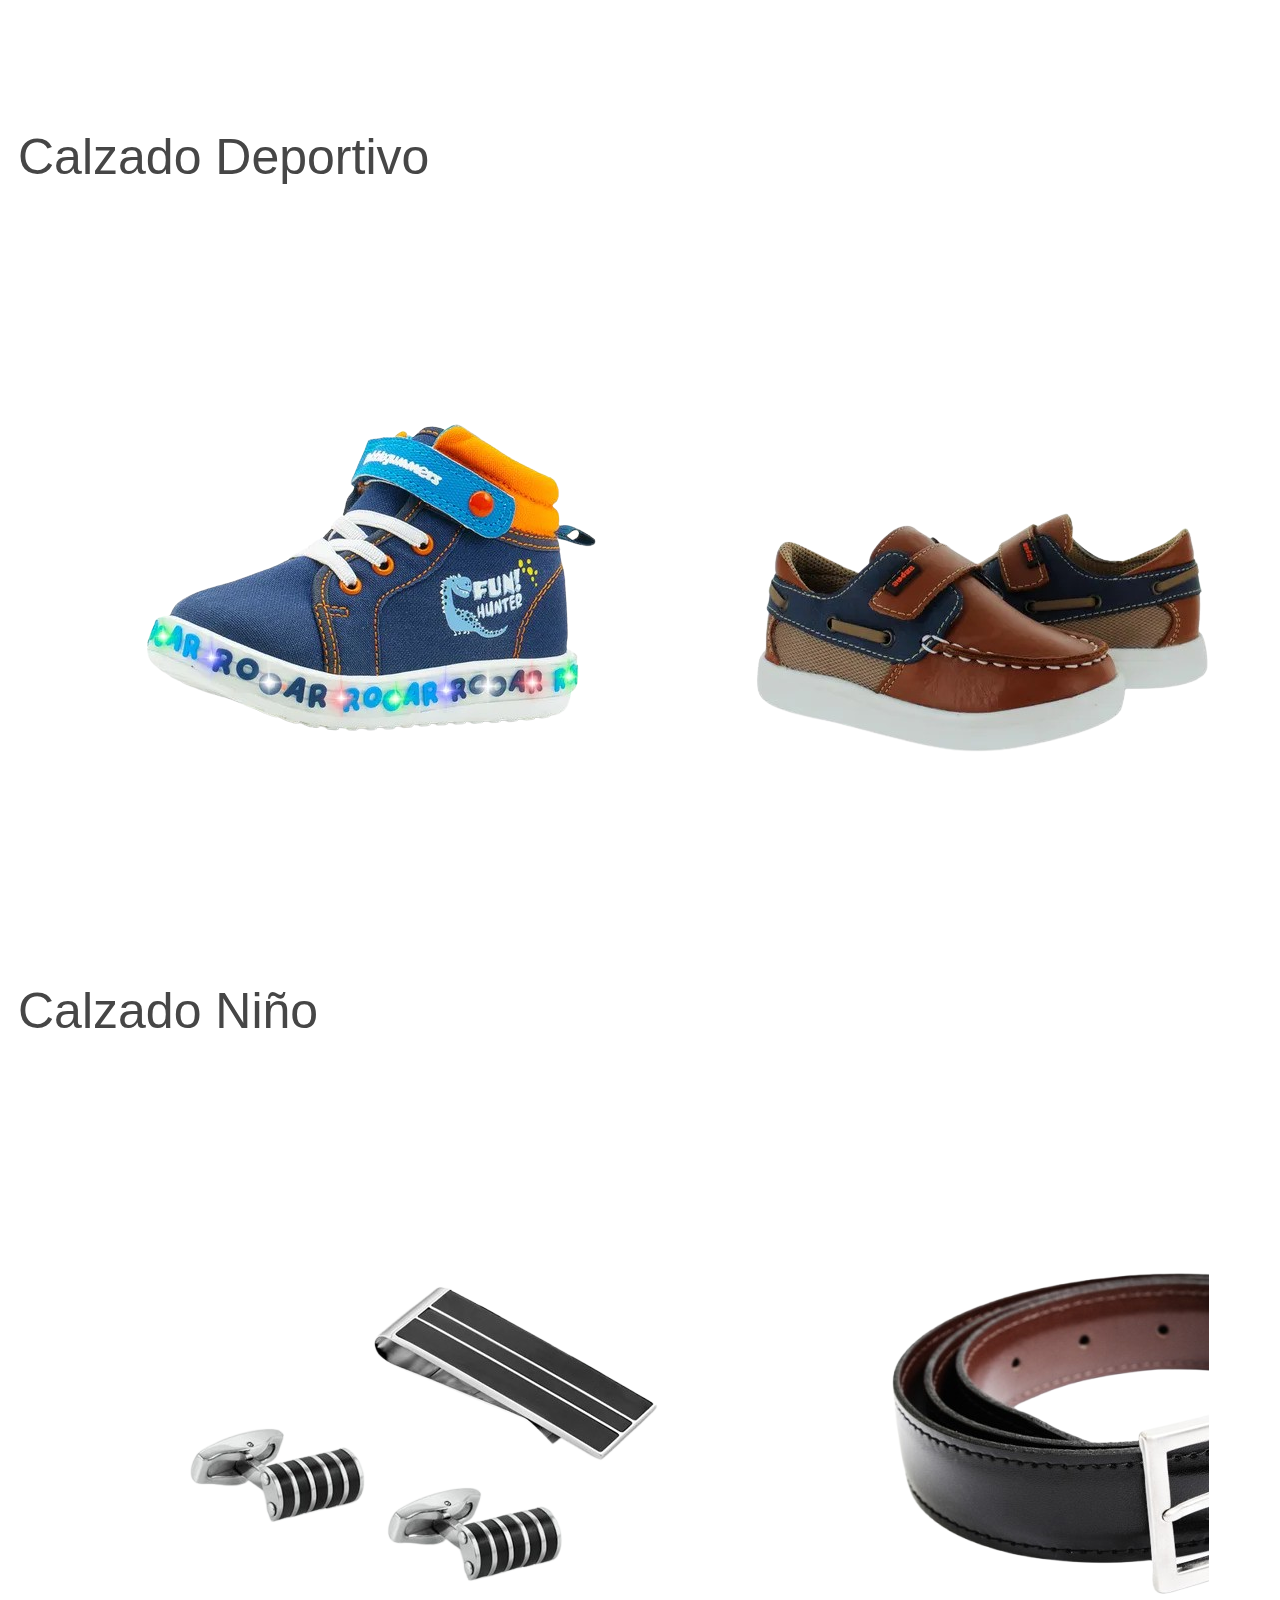
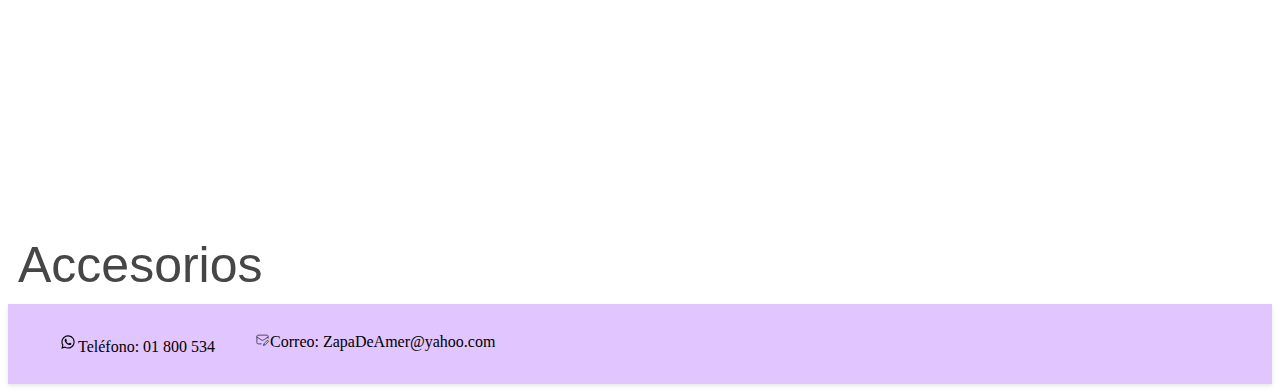
<file: src/productos.html>
<!DOCTYPE html>
<html lang="es">
<head>
    <meta charset="UTF-8">
    <meta name="viewport" content="width=device-width, initial-scale=1.0">
    <title>Zapaterias De América</title>
    <link rel="stylesheet" href="\styles\style.css">
    <link rel="stylesheet" href="\styles\principal.css">
</head>
<body>

    <header class="header">
        <a href="\src\index.html" class="header-logo"><img src="\icons\Logotipo.webp" width="150"></a>
        
    <form role="search">

        <input type="text" class="input" placeholder=" ">
            
        <button type="submit" class="btn"><svg  xmlns="http://www.w3.org/2000/svg"  width="12"  height="12"  viewBox="0 0 24 24"  fill="none"  stroke="currentColor"  stroke-width="2"  stroke-linecap="round"  stroke-linejoin="round"  class="icon icon-tabler icons-tabler-outline icon-tabler-search"><path stroke="none" d="M0 0h24v24H0z" fill="none"/><path d="M10 10m-7 0a7 7 0 1 0 14 0a7 7 0 1 0 -14 0" /><path d="M21 21l-6 -6" /></svg></button>

    </form>

        <nav class="nav-menu">
            <ul>
                <li><a href="/src/sucursales.html">Sucursales</a></li>
                <li><a href="/src/productos.html">Productos</a></li>
                <li><a href="/src/contacto.html">Contacto</a></li>
            </ul>
        </nav>
    </header>

    <div class="container">

    <div class="carousel">
        <div class="group">
            <div class="card"><img src="/sources/Calzado Casual1.png"></div>
            <div class="card"><img src="/sources/Calzado Casual2.png"></div>
            <div class="card"><img src="/sources/Calzado Casual3.png"></div>
            <div class="card"><img src="/sources/Calzado Casual4.png"></div>
        </div>
        <div aria-hidden class="group">
            <div class="card"><img src="/sources/Calzado Casual1.png"></div>
            <div class="card"><img src="/sources/Calzado Casual2.png"></div>
            <div class="card"><img src="/sources/Calzado Casual3.png"></div>
            <div class="card"><img src="/sources/Calzado Casual4.png"></div>
        </div>
    </div>

    <div class="animated bounce">
        <div class="loader">Calzado Casual</div>
    </div>

    <div class="carousel">
        <div class="group">
            <div class="card"><img src="/sources/Calzado Deportivo1.png"></div>
            <div class="card"><img src="/sources/Calzado Deportivo2.png"></div>
            <div class="card"><img src="/sources/Calzado Deportivo3.png"></div>
            <div class="card"><img src="/sources/Calzado Deportivo4.png"></div>
        </div>
        <div aria-hidden class="group">
            <div class="card"><img src="/sources/Calzado Deportivo1.png"></div>
            <div class="card"><img src="/sources/Calzado Deportivo2.png"></div>
            <div class="card"><img src="/sources/Calzado Deportivo3.png"></div>
            <div class="card"><img src="/sources/Calzado Deportivo4.png"></div>
        </div>
    </div>

    <div class="animated bounce">
        <div class="loader">Calzado Deportivo</div>
    </div>

    <div class="carousel">
        <div class="group">
            <div class="card"><img src="/sources/Calzado Niño1.png"></div>
            <div class="card"><img src="/sources/Calzado Niño2.png"></div>
            <div class="card"><img src="/sources/Calzado Niño3.png"></div>
            <div class="card"><img src="/sources/Calzado Niño4.png"></div>
        </div>
        <div aria-hidden class="group">
            <div class="card"><img src="/sources/Calzado Niño1.png"></div>
            <div class="card"><img src="/sources/Calzado Niño2.png"></div>
            <div class="card"><img src="/sources/Calzado Niño3.png"></div>
            <div class="card"><img src="/sources/Calzado Niño4.png"></div>
        </div>
    </div>

    <div class="animated bounce">
        <div class="loader">Calzado Niño</div>
    </div>

    <div class="carousel">
        <div class="group">
            <div class="card"><img src="/sources/Accesorios1.png"></div>
            <div class="card"><img src="/sources/Accesorios2.png"></div>
            <div class="card"><img src="/sources/Accesorios3.png"></div>
            <div class="card"><img src="/sources/Accesorios4.png"></div>
        </div>
        <div aria-hidden class="group">
            <div class="card"><img src="/sources/Accesorios1.png"></div>
            <div class="card"><img src="/sources/Accesorios2.png"></div>
            <div class="card"><img src="/sources/Accesorios3.png"></div>
            <div class="card"><img src="/sources/Accesorios4.png"></div>
        </div>
    </div>

    <div class="animated bounce">
        <div class="loader">Accesorios</div>
    </div>

    <footer class="footer">
        <nav class="nav-menu">
            <ul>
                <li><a><svg viewBox="0 0 24 24" fill="none" xmlns="http://www.w3.org/2000/svg" width="20"><g id="SVGRepo_bgCarrier" stroke-width="0"></g><g id="SVGRepo_tracerCarrier" stroke-linecap="round" stroke-linejoin="round"></g><g id="SVGRepo_iconCarrier"> <path d="M17.6 6.31999C16.8669 5.58141 15.9943 4.99596 15.033 4.59767C14.0716 4.19938 13.0406 3.99622 12 3.99999C10.6089 4.00135 9.24248 4.36819 8.03771 5.06377C6.83294 5.75935 5.83208 6.75926 5.13534 7.96335C4.4386 9.16745 4.07046 10.5335 4.06776 11.9246C4.06507 13.3158 4.42793 14.6832 5.12 15.89L4 20L8.2 18.9C9.35975 19.5452 10.6629 19.8891 11.99 19.9C14.0997 19.9001 16.124 19.0668 17.6222 17.5816C19.1205 16.0965 19.9715 14.0796 19.99 11.97C19.983 10.9173 19.7682 9.87634 19.3581 8.9068C18.948 7.93725 18.3505 7.05819 17.6 6.31999ZM12 18.53C10.8177 18.5308 9.65701 18.213 8.64 17.61L8.4 17.46L5.91 18.12L6.57 15.69L6.41 15.44C5.55925 14.0667 5.24174 12.429 5.51762 10.8372C5.7935 9.24545 6.64361 7.81015 7.9069 6.80322C9.1702 5.79628 10.7589 5.28765 12.3721 5.37368C13.9853 5.4597 15.511 6.13441 16.66 7.26999C17.916 8.49818 18.635 10.1735 18.66 11.93C18.6442 13.6859 17.9355 15.3645 16.6882 16.6006C15.441 17.8366 13.756 18.5301 12 18.53ZM15.61 13.59C15.41 13.49 14.44 13.01 14.26 12.95C14.08 12.89 13.94 12.85 13.81 13.05C13.6144 13.3181 13.404 13.5751 13.18 13.82C13.07 13.96 12.95 13.97 12.75 13.82C11.6097 13.3694 10.6597 12.5394 10.06 11.47C9.85 11.12 10.26 11.14 10.64 10.39C10.6681 10.3359 10.6827 10.2759 10.6827 10.215C10.6827 10.1541 10.6681 10.0941 10.64 10.04C10.64 9.93999 10.19 8.95999 10.03 8.56999C9.87 8.17999 9.71 8.23999 9.58 8.22999H9.19C9.08895 8.23154 8.9894 8.25465 8.898 8.29776C8.8066 8.34087 8.72546 8.403 8.66 8.47999C8.43562 8.69817 8.26061 8.96191 8.14676 9.25343C8.03291 9.54495 7.98287 9.85749 8 10.17C8.0627 10.9181 8.34443 11.6311 8.81 12.22C9.6622 13.4958 10.8301 14.5293 12.2 15.22C12.9185 15.6394 13.7535 15.8148 14.58 15.72C14.8552 15.6654 15.1159 15.5535 15.345 15.3915C15.5742 15.2296 15.7667 15.0212 15.91 14.78C16.0428 14.4856 16.0846 14.1583 16.03 13.84C15.94 13.74 15.81 13.69 15.61 13.59Z" fill="#000000"></path> </g></svg>Teléfono: 01 800 534</a></li>
                <li><a><svg viewBox="0 0 24 24" fill="none" xmlns="http://www.w3.org/2000/svg" width="15"><g id="SVGRepo_bgCarrier" stroke-width="0"></g><g id="SVGRepo_tracerCarrier" stroke-linecap="round" stroke-linejoin="round"></g><g id="SVGRepo_iconCarrier"> <path d="M10 19H6.2C5.0799 19 4.51984 19 4.09202 18.782C3.71569 18.5903 3.40973 18.2843 3.21799 17.908C3 17.4802 3 16.9201 3 15.8V8.2C3 7.0799 3 6.51984 3.21799 6.09202C3.40973 5.71569 3.71569 5.40973 4.09202 5.21799C4.51984 5 5.0799 5 6.2 5H17.8C18.9201 5 19.4802 5 19.908 5.21799C20.2843 5.40973 20.5903 5.71569 20.782 6.09202C21 6.51984 21 7.0799 21 8.2V10M20.6067 8.26229L15.5499 11.6335C14.2669 12.4888 13.6254 12.9165 12.932 13.0827C12.3192 13.2295 11.6804 13.2295 11.0677 13.0827C10.3743 12.9165 9.73279 12.4888 8.44975 11.6335L3.14746 8.09863M14 21L16.025 20.595C16.2015 20.5597 16.2898 20.542 16.3721 20.5097C16.4452 20.4811 16.5147 20.4439 16.579 20.399C16.6516 20.3484 16.7152 20.2848 16.8426 20.1574L21 16C21.5523 15.4477 21.5523 14.5523 21 14C20.4477 13.4477 19.5523 13.4477 19 14L14.8426 18.1574C14.7152 18.2848 14.6516 18.3484 14.601 18.421C14.5561 18.4853 14.5189 18.5548 14.4903 18.6279C14.458 18.7102 14.4403 18.7985 14.405 18.975L14 21Z" stroke="#000000" stroke-width="1" stroke-linecap="round" stroke-linejoin="round"></path> </g></svg>Correo: ZapaDeAmer@yahoo.com</a></li>
            </ul>
        </nav>
    </footer>
</body>
</html>
</file>
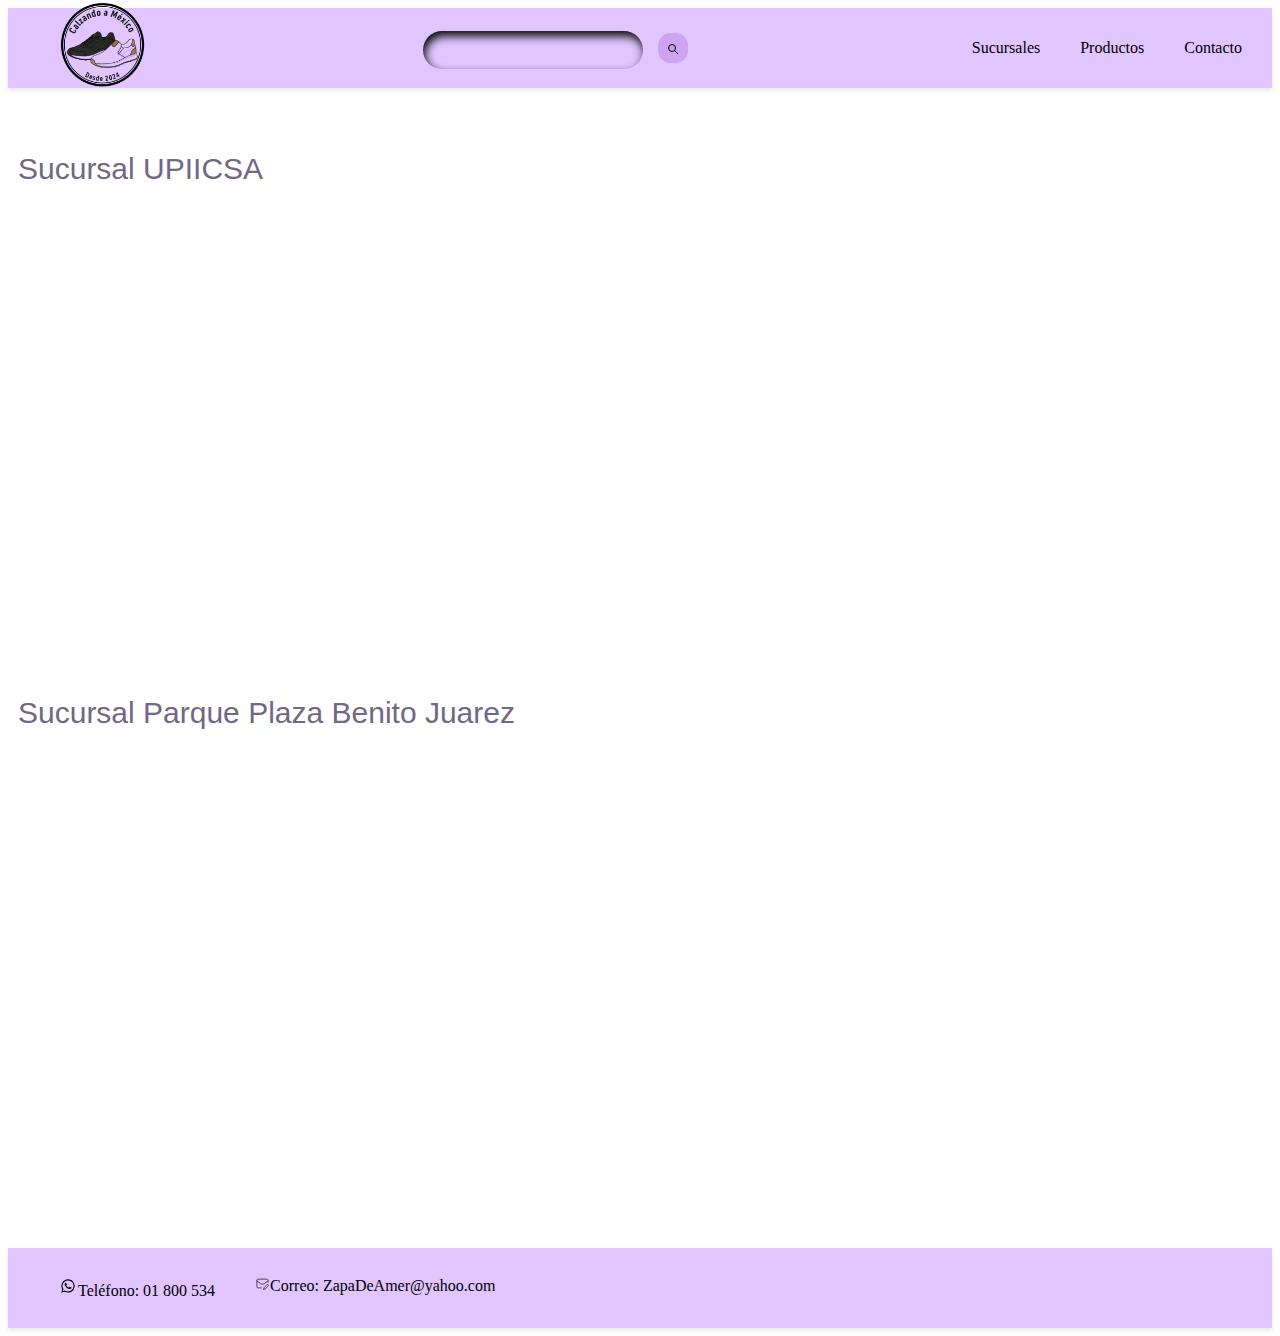
<file: src/sucursales.html>
<!DOCTYPE html>
<html lang="es">
<head>
    <meta charset="UTF-8">
    <meta name="viewport" content="width=device-width, initial-scale=1.0">
    <title>Zapaterias De América</title>
    <link rel="stylesheet" href="\styles\style.css">
    <link rel="stylesheet" href="\styles\principal.css">
</head>
<body>

    <header class="header">
        <a href="\src\index.html" class="header-logo"><img src="\icons\Logotipo.png" width="150"></a>
        
    <form role="search">

        <input type="text" class="input" placeholder=" ">
            
        <button type="submit" class="btn"><svg  xmlns="http://www.w3.org/2000/svg"  width="12"  height="12"  viewBox="0 0 24 24"  fill="none"  stroke="currentColor"  stroke-width="2"  stroke-linecap="round"  stroke-linejoin="round"  class="icon icon-tabler icons-tabler-outline icon-tabler-search"><path stroke="none" d="M0 0h24v24H0z" fill="none"/><path d="M10 10m-7 0a7 7 0 1 0 14 0a7 7 0 1 0 -14 0" /><path d="M21 21l-6 -6" /></svg></button>

    </form>

        <nav class="nav-menu">
            <ul>
                <li><a href="/src/sucursales.html">Sucursales</a></li>
                <li><a href="/src/productos.html">Productos</a></li>
                <li><a href="/src/contacto.html">Contacto</a></li>
            </ul>
        </nav>
    </header><br><br><br>

    <main>
        <center>
            <div class="animated bounce">
                <div class="title">Sucursal UPIICSA</div>
            </div>
            <iframe src="https://www.google.com/maps/embed?pb=!1m18!1m12!1m3!1d3763.3822350152927!2d-99.0918475!3d19.395884!2m3!1f0!2f0!3f0!3m2!1i1024!2i768!4f13.1!3m3!1m2!1s0x85d1fc2e3efc321b%3A0xabf8454acb3a3a99!2sUPIICSA%20%E2%80%93%20Unidad%20Profesional%20Interdisciplinaria%20de%20Ingenier%C3%ADa%20y%20Ciencias%20Sociales%20y%20Administrativas%20IPN!5e0!3m2!1sen!2smx!4v1762443266998!5m2!1sen!2smx" width="600" height="450" style="border:0;" allowfullscreen="" loading="lazy" referrerpolicy="no-referrer-when-downgrade"></iframe><br><br><br>
            <div class="animated bounce">
                <div class="title">Sucursal Parque Plaza Benito Juarez</div>
            </div>
            <iframe src="https://www.google.com/maps/embed?pb=!1m18!1m12!1m3!1d1881.6859003941286!2d-99.09709636163959!3d19.39633519546881!2m3!1f0!2f0!3f0!3m2!1i1024!2i768!4f13.1!3m3!1m2!1s0x85d1fc2931e40591%3A0xcd1a90f7a239644a!2sBramadero%20Ramos%20Mill%C3%A1n%2C%20Iztacalco%2C%2008000%20Mexico%20City%2C%20CDMX!5e0!3m2!1sen!2smx!4v1762443694320!5m2!1sen!2smx" width="600" height="450" style="border:0;" allowfullscreen="" loading="lazy" referrerpolicy="no-referrer-when-downgrade"></iframe>
        </center>
    </main><br><br><br>

    <footer class="footer">
        <nav class="nav-menu">
            <ul>
                <li><a><svg viewBox="0 0 24 24" fill="none" xmlns="http://www.w3.org/2000/svg" width="20"><g id="SVGRepo_bgCarrier" stroke-width="0"></g><g id="SVGRepo_tracerCarrier" stroke-linecap="round" stroke-linejoin="round"></g><g id="SVGRepo_iconCarrier"> <path d="M17.6 6.31999C16.8669 5.58141 15.9943 4.99596 15.033 4.59767C14.0716 4.19938 13.0406 3.99622 12 3.99999C10.6089 4.00135 9.24248 4.36819 8.03771 5.06377C6.83294 5.75935 5.83208 6.75926 5.13534 7.96335C4.4386 9.16745 4.07046 10.5335 4.06776 11.9246C4.06507 13.3158 4.42793 14.6832 5.12 15.89L4 20L8.2 18.9C9.35975 19.5452 10.6629 19.8891 11.99 19.9C14.0997 19.9001 16.124 19.0668 17.6222 17.5816C19.1205 16.0965 19.9715 14.0796 19.99 11.97C19.983 10.9173 19.7682 9.87634 19.3581 8.9068C18.948 7.93725 18.3505 7.05819 17.6 6.31999ZM12 18.53C10.8177 18.5308 9.65701 18.213 8.64 17.61L8.4 17.46L5.91 18.12L6.57 15.69L6.41 15.44C5.55925 14.0667 5.24174 12.429 5.51762 10.8372C5.7935 9.24545 6.64361 7.81015 7.9069 6.80322C9.1702 5.79628 10.7589 5.28765 12.3721 5.37368C13.9853 5.4597 15.511 6.13441 16.66 7.26999C17.916 8.49818 18.635 10.1735 18.66 11.93C18.6442 13.6859 17.9355 15.3645 16.6882 16.6006C15.441 17.8366 13.756 18.5301 12 18.53ZM15.61 13.59C15.41 13.49 14.44 13.01 14.26 12.95C14.08 12.89 13.94 12.85 13.81 13.05C13.6144 13.3181 13.404 13.5751 13.18 13.82C13.07 13.96 12.95 13.97 12.75 13.82C11.6097 13.3694 10.6597 12.5394 10.06 11.47C9.85 11.12 10.26 11.14 10.64 10.39C10.6681 10.3359 10.6827 10.2759 10.6827 10.215C10.6827 10.1541 10.6681 10.0941 10.64 10.04C10.64 9.93999 10.19 8.95999 10.03 8.56999C9.87 8.17999 9.71 8.23999 9.58 8.22999H9.19C9.08895 8.23154 8.9894 8.25465 8.898 8.29776C8.8066 8.34087 8.72546 8.403 8.66 8.47999C8.43562 8.69817 8.26061 8.96191 8.14676 9.25343C8.03291 9.54495 7.98287 9.85749 8 10.17C8.0627 10.9181 8.34443 11.6311 8.81 12.22C9.6622 13.4958 10.8301 14.5293 12.2 15.22C12.9185 15.6394 13.7535 15.8148 14.58 15.72C14.8552 15.6654 15.1159 15.5535 15.345 15.3915C15.5742 15.2296 15.7667 15.0212 15.91 14.78C16.0428 14.4856 16.0846 14.1583 16.03 13.84C15.94 13.74 15.81 13.69 15.61 13.59Z" fill="#000000"></path> </g></svg>Teléfono: 01 800 534</a></li>
                <li><a><svg viewBox="0 0 24 24" fill="none" xmlns="http://www.w3.org/2000/svg" width="15"><g id="SVGRepo_bgCarrier" stroke-width="0"></g><g id="SVGRepo_tracerCarrier" stroke-linecap="round" stroke-linejoin="round"></g><g id="SVGRepo_iconCarrier"> <path d="M10 19H6.2C5.0799 19 4.51984 19 4.09202 18.782C3.71569 18.5903 3.40973 18.2843 3.21799 17.908C3 17.4802 3 16.9201 3 15.8V8.2C3 7.0799 3 6.51984 3.21799 6.09202C3.40973 5.71569 3.71569 5.40973 4.09202 5.21799C4.51984 5 5.0799 5 6.2 5H17.8C18.9201 5 19.4802 5 19.908 5.21799C20.2843 5.40973 20.5903 5.71569 20.782 6.09202C21 6.51984 21 7.0799 21 8.2V10M20.6067 8.26229L15.5499 11.6335C14.2669 12.4888 13.6254 12.9165 12.932 13.0827C12.3192 13.2295 11.6804 13.2295 11.0677 13.0827C10.3743 12.9165 9.73279 12.4888 8.44975 11.6335L3.14746 8.09863M14 21L16.025 20.595C16.2015 20.5597 16.2898 20.542 16.3721 20.5097C16.4452 20.4811 16.5147 20.4439 16.579 20.399C16.6516 20.3484 16.7152 20.2848 16.8426 20.1574L21 16C21.5523 15.4477 21.5523 14.5523 21 14C20.4477 13.4477 19.5523 13.4477 19 14L14.8426 18.1574C14.7152 18.2848 14.6516 18.3484 14.601 18.421C14.5561 18.4853 14.5189 18.5548 14.4903 18.6279C14.458 18.7102 14.4403 18.7985 14.405 18.975L14 21Z" stroke="#000000" stroke-width="1" stroke-linecap="round" stroke-linejoin="round"></path> </g></svg>Correo: ZapaDeAmer@yahoo.com</a></li>
            </ul>
        </nav>
    </footer>
</body>
</html>
</file>
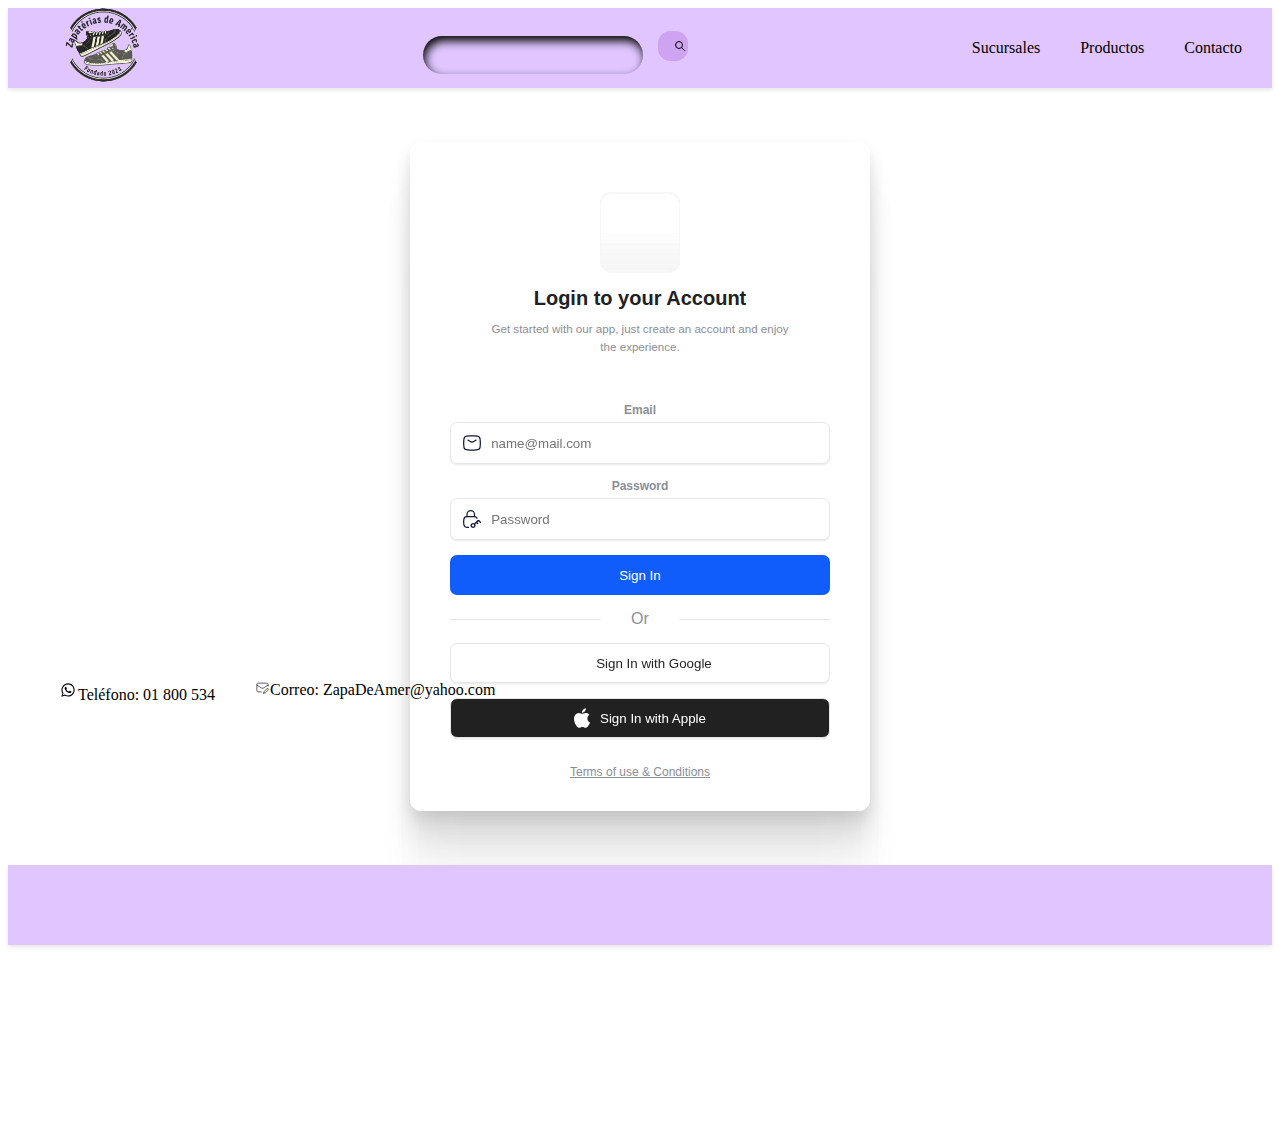
<file: src/tienda.html>
<!DOCTYPE html>
<html lang="es">
<head>
    <meta charset="UTF-8">
    <meta name="viewport" content="width=device-width, initial-scale=1.0">
    <title>Zapaterias De América</title>
    <link rel="stylesheet" href="\styles\ini.css">
    <link rel="stylesheet" href="\styles\principal.css">
</head>
<body>

    <header class="header">
        <a href="\src\index.html" class="header-logo"><img src="\icons\Logotipo.webp" width="150"></a>
        
    <form role="search">

        <input type="text" class="input" placeholder=" ">
            
        <button type="submit" class="btn"><svg  xmlns="http://www.w3.org/2000/svg"  width="12"  height="12"  viewBox="0 0 24 24"  fill="none"  stroke="currentColor"  stroke-width="2"  stroke-linecap="round"  stroke-linejoin="round"  class="icon icon-tabler icons-tabler-outline icon-tabler-search"><path stroke="none" d="M0 0h24v24H0z" fill="none"/><path d="M10 10m-7 0a7 7 0 1 0 14 0a7 7 0 1 0 -14 0" /><path d="M21 21l-6 -6" /></svg></button>

    </form>

        <nav class="nav-menu">
            <ul>
                <li><a href="/src/sucursales.html">Sucursales</a></li>
                <li><a href="/src/productos.html">Productos</a></li>
                <li><a href="/src/contacto.html">Contacto</a></li>
            </ul>
        </nav>
    </header><br><br><br>
    
    <div class="container">

    <center>
    <form class="form_container">
    <div class="logo_container"></div>
    <div class="title_container">
        <p class="title">Login to your Account</p>
        <span class="subtitle">Get started with our app, just create an account and enjoy the experience.</span>
    </div>
    <br>
    <div class="input_container">
        <label class="input_label" for="email_field">Email</label>
        <svg fill="none" viewBox="0 0 24 24" height="24" width="24" xmlns="http://www.w3.org/2000/svg" class="icon">
        <path stroke-linejoin="round" stroke-linecap="round" stroke-width="1.5" stroke="#141B34" d="M7 8.5L9.94202 10.2394C11.6572 11.2535 12.3428 11.2535 14.058 10.2394L17 8.5"></path>
        <path stroke-linejoin="round" stroke-width="1.5" stroke="#141B34" d="M2.01577 13.4756C2.08114 16.5412 2.11383 18.0739 3.24496 19.2094C4.37608 20.3448 5.95033 20.3843 9.09883 20.4634C11.0393 20.5122 12.9607 20.5122 14.9012 20.4634C18.0497 20.3843 19.6239 20.3448 20.7551 19.2094C21.8862 18.0739 21.9189 16.5412 21.9842 13.4756C22.0053 12.4899 22.0053 11.5101 21.9842 10.5244C21.9189 7.45886 21.8862 5.92609 20.7551 4.79066C19.6239 3.65523 18.0497 3.61568 14.9012 3.53657C12.9607 3.48781 11.0393 3.48781 9.09882 3.53656C5.95033 3.61566 4.37608 3.65521 3.24495 4.79065C2.11382 5.92608 2.08114 7.45885 2.01576 10.5244C1.99474 11.5101 1.99475 12.4899 2.01577 13.4756Z"></path>
        </svg>
        <input placeholder="name@mail.com" title="Inpit title" name="input-name" type="text" class="input_field" id="email_field">
    </div>
    <div class="input_container">
        <label class="input_label" for="password_field">Password</label>
        <svg fill="none" viewBox="0 0 24 24" height="24" width="24" xmlns="http://www.w3.org/2000/svg" class="icon">
        <path stroke-linecap="round" stroke-width="1.5" stroke="#141B34" d="M18 11.0041C17.4166 9.91704 16.273 9.15775 14.9519 9.0993C13.477 9.03404 11.9788 9 10.329 9C8.67911 9 7.18091 9.03404 5.70604 9.0993C3.95328 9.17685 2.51295 10.4881 2.27882 12.1618C2.12602 13.2541 2 14.3734 2 15.5134C2 16.6534 2.12602 17.7727 2.27882 18.865C2.51295 20.5387 3.95328 21.8499 5.70604 21.9275C6.42013 21.9591 7.26041 21.9834 8 22"></path>
        <path stroke-linejoin="round" stroke-linecap="round" stroke-width="1.5" stroke="#141B34" d="M6 9V6.5C6 4.01472 8.01472 2 10.5 2C12.9853 2 15 4.01472 15 6.5V9"></path>
        <path fill="#141B34" d="M21.2046 15.1045L20.6242 15.6956V15.6956L21.2046 15.1045ZM21.4196 16.4767C21.7461 16.7972 22.2706 16.7924 22.5911 16.466C22.9116 16.1395 22.9068 15.615 22.5804 15.2945L21.4196 16.4767ZM18.0228 15.1045L17.4424 14.5134V14.5134L18.0228 15.1045ZM18.2379 18.0387C18.5643 18.3593 19.0888 18.3545 19.4094 18.028C19.7299 17.7016 19.7251 17.1771 19.3987 16.8565L18.2379 18.0387ZM14.2603 20.7619C13.7039 21.3082 12.7957 21.3082 12.2394 20.7619L11.0786 21.9441C12.2794 23.1232 14.2202 23.1232 15.4211 21.9441L14.2603 20.7619ZM12.2394 20.7619C11.6914 20.2239 11.6914 19.358 12.2394 18.82L11.0786 17.6378C9.86927 18.8252 9.86927 20.7567 11.0786 21.9441L12.2394 20.7619ZM12.2394 18.82C12.7957 18.2737 13.7039 18.2737 14.2603 18.82L15.4211 17.6378C14.2202 16.4587 12.2794 16.4587 11.0786 17.6378L12.2394 18.82ZM14.2603 18.82C14.8082 19.358 14.8082 20.2239 14.2603 20.7619L15.4211 21.9441C16.6304 20.7567 16.6304 18.8252 15.4211 17.6378L14.2603 18.82ZM20.6242 15.6956L21.4196 16.4767L22.5804 15.2945L21.785 14.5134L20.6242 15.6956ZM15.4211 18.82L17.8078 16.4767L16.647 15.2944L14.2603 17.6377L15.4211 18.82ZM17.8078 16.4767L18.6032 15.6956L17.4424 14.5134L16.647 15.2945L17.8078 16.4767ZM16.647 16.4767L18.2379 18.0387L19.3987 16.8565L17.8078 15.2945L16.647 16.4767ZM21.785 14.5134C21.4266 14.1616 21.0998 13.8383 20.7993 13.6131C20.4791 13.3732 20.096 13.1716 19.6137 13.1716V14.8284C19.6145 14.8284 19.619 14.8273 19.6395 14.8357C19.6663 14.8466 19.7183 14.8735 19.806 14.9391C19.9969 15.0822 20.2326 15.3112 20.6242 15.6956L21.785 14.5134ZM18.6032 15.6956C18.9948 15.3112 19.2305 15.0822 19.4215 14.9391C19.5091 14.8735 19.5611 14.8466 19.5879 14.8357C19.6084 14.8273 19.6129 14.8284 19.6137 14.8284V13.1716C19.1314 13.1716 18.7483 13.3732 18.4281 13.6131C18.1276 13.8383 17.8008 14.1616 17.4424 14.5134L18.6032 15.6956Z"></path>
        </svg>
        <input placeholder="Password" title="Inpit title" name="input-name" type="password" class="input_field" id="password_field">
    </div>
    <button title="Sign In" type="submit" class="sign-in_bton">
        <span>Sign In</span>
    </button>

    <div class="separator">
        <hr class="line">
        <span>Or</span>
        <hr class="line">
    </div>
    <button title="Sign In" type="submit" class="sign-in_ggl">
        <svg height="18" width="18" viewBox="0 0 32 32" xmlns:xlink="http://www.w3.org/1999/xlink" xmlns="http://www.w3.org/2000/svg">
        <defs>
            <path d="M44.5 20H24v8.5h11.8C34.7 33.9 30.1 37 24 37c-7.2 0-13-5.8-13-13s5.8-13 13-13c3.1 0 5.9 1.1 8.1 2.9l6.4-6.4C34.6 4.1 29.6 2 24 2 11.8 2 2 11.8 2 24s9.8 22 22 22c11 0 21-8 21-22 0-1.3-.2-2.7-.5-4z" id="A"></path>
        </defs>
        <clipPath id="B">
            
        </clipPath>
        <g transform="matrix(.727273 0 0 .727273 -.954545 -1.45455)">
            <path fill="#fbbc05" clip-path="url(#B)" d="M0 37V11l17 13z"></path>
            <path fill="#ea4335" clip-path="url(#B)" d="M0 11l17 13 7-6.1L48 14V0H0z"></path>
            <path fill="#34a853" clip-path="url(#B)" d="M0 37l30-23 7.9 1L48 0v48H0z"></path>
            <path fill="#4285f4" clip-path="url(#B)" d="M48 48L17 24l-4-3 35-10z"></path>
        </g>
        </svg>
        <span>Sign In with Google</span>
    </button>
    <button title="Sign In" type="submit" class="sign-in_apl">
        <svg preserveAspectRatio="xMidYMid" version="1.1" viewBox="0 0 256 315" height="20px" width="16px" xmlns:xlink="http://www.w3.org/1999/xlink" xmlns="http://www.w3.org/2000/svg">
        <g>
            <path fill="#ffffff" d="M213.803394,167.030943 C214.2452,214.609646 255.542482,230.442639 256,230.644727 C255.650812,231.761357 249.401383,253.208293 234.24263,275.361446 C221.138555,294.513969 207.538253,313.596333 186.113759,313.991545 C165.062051,314.379442 158.292752,301.507828 134.22469,301.507828 C110.163898,301.507828 102.642899,313.596301 82.7151126,314.379442 C62.0350407,315.16201 46.2873831,293.668525 33.0744079,274.586162 C6.07529317,235.552544 -14.5576169,164.286328 13.147166,116.18047 C26.9103111,92.2909053 51.5060917,77.1630356 78.2026125,76.7751096 C98.5099145,76.3877456 117.677594,90.4371851 130.091705,90.4371851 C142.497945,90.4371851 165.790755,73.5415029 190.277627,76.0228474 C200.528668,76.4495055 229.303509,80.1636878 247.780625,107.209389 C246.291825,108.132333 213.44635,127.253405 213.803394,167.030988 M174.239142,50.1987033 C185.218331,36.9088319 192.607958,18.4081019 190.591988,0 C174.766312,0.636050225 155.629514,10.5457909 144.278109,23.8283506 C134.10507,35.5906758 125.195775,54.4170275 127.599657,72.4607932 C145.239231,73.8255433 163.259413,63.4970262 174.239142,50.1987249"></path>
        </g>
        </svg>
        <span>Sign In with Apple</span>
    </button>
    <p class="note">Terms of use &amp; Conditions</p>
    </form>
    </center><br><br><br>
    </div>

    <footer class="footer">
        <nav class="nav-menu">
            <ul>
                <li><a><svg viewBox="0 0 24 24" fill="none" xmlns="http://www.w3.org/2000/svg" width="20"><g id="SVGRepo_bgCarrier" stroke-width="0"></g><g id="SVGRepo_tracerCarrier" stroke-linecap="round" stroke-linejoin="round"></g><g id="SVGRepo_iconCarrier"> <path d="M17.6 6.31999C16.8669 5.58141 15.9943 4.99596 15.033 4.59767C14.0716 4.19938 13.0406 3.99622 12 3.99999C10.6089 4.00135 9.24248 4.36819 8.03771 5.06377C6.83294 5.75935 5.83208 6.75926 5.13534 7.96335C4.4386 9.16745 4.07046 10.5335 4.06776 11.9246C4.06507 13.3158 4.42793 14.6832 5.12 15.89L4 20L8.2 18.9C9.35975 19.5452 10.6629 19.8891 11.99 19.9C14.0997 19.9001 16.124 19.0668 17.6222 17.5816C19.1205 16.0965 19.9715 14.0796 19.99 11.97C19.983 10.9173 19.7682 9.87634 19.3581 8.9068C18.948 7.93725 18.3505 7.05819 17.6 6.31999ZM12 18.53C10.8177 18.5308 9.65701 18.213 8.64 17.61L8.4 17.46L5.91 18.12L6.57 15.69L6.41 15.44C5.55925 14.0667 5.24174 12.429 5.51762 10.8372C5.7935 9.24545 6.64361 7.81015 7.9069 6.80322C9.1702 5.79628 10.7589 5.28765 12.3721 5.37368C13.9853 5.4597 15.511 6.13441 16.66 7.26999C17.916 8.49818 18.635 10.1735 18.66 11.93C18.6442 13.6859 17.9355 15.3645 16.6882 16.6006C15.441 17.8366 13.756 18.5301 12 18.53ZM15.61 13.59C15.41 13.49 14.44 13.01 14.26 12.95C14.08 12.89 13.94 12.85 13.81 13.05C13.6144 13.3181 13.404 13.5751 13.18 13.82C13.07 13.96 12.95 13.97 12.75 13.82C11.6097 13.3694 10.6597 12.5394 10.06 11.47C9.85 11.12 10.26 11.14 10.64 10.39C10.6681 10.3359 10.6827 10.2759 10.6827 10.215C10.6827 10.1541 10.6681 10.0941 10.64 10.04C10.64 9.93999 10.19 8.95999 10.03 8.56999C9.87 8.17999 9.71 8.23999 9.58 8.22999H9.19C9.08895 8.23154 8.9894 8.25465 8.898 8.29776C8.8066 8.34087 8.72546 8.403 8.66 8.47999C8.43562 8.69817 8.26061 8.96191 8.14676 9.25343C8.03291 9.54495 7.98287 9.85749 8 10.17C8.0627 10.9181 8.34443 11.6311 8.81 12.22C9.6622 13.4958 10.8301 14.5293 12.2 15.22C12.9185 15.6394 13.7535 15.8148 14.58 15.72C14.8552 15.6654 15.1159 15.5535 15.345 15.3915C15.5742 15.2296 15.7667 15.0212 15.91 14.78C16.0428 14.4856 16.0846 14.1583 16.03 13.84C15.94 13.74 15.81 13.69 15.61 13.59Z" fill="#000000"></path> </g></svg>Teléfono: 01 800 534</a></li>
                <li><a><svg viewBox="0 0 24 24" fill="none" xmlns="http://www.w3.org/2000/svg" width="15"><g id="SVGRepo_bgCarrier" stroke-width="0"></g><g id="SVGRepo_tracerCarrier" stroke-linecap="round" stroke-linejoin="round"></g><g id="SVGRepo_iconCarrier"> <path d="M10 19H6.2C5.0799 19 4.51984 19 4.09202 18.782C3.71569 18.5903 3.40973 18.2843 3.21799 17.908C3 17.4802 3 16.9201 3 15.8V8.2C3 7.0799 3 6.51984 3.21799 6.09202C3.40973 5.71569 3.71569 5.40973 4.09202 5.21799C4.51984 5 5.0799 5 6.2 5H17.8C18.9201 5 19.4802 5 19.908 5.21799C20.2843 5.40973 20.5903 5.71569 20.782 6.09202C21 6.51984 21 7.0799 21 8.2V10M20.6067 8.26229L15.5499 11.6335C14.2669 12.4888 13.6254 12.9165 12.932 13.0827C12.3192 13.2295 11.6804 13.2295 11.0677 13.0827C10.3743 12.9165 9.73279 12.4888 8.44975 11.6335L3.14746 8.09863M14 21L16.025 20.595C16.2015 20.5597 16.2898 20.542 16.3721 20.5097C16.4452 20.4811 16.5147 20.4439 16.579 20.399C16.6516 20.3484 16.7152 20.2848 16.8426 20.1574L21 16C21.5523 15.4477 21.5523 14.5523 21 14C20.4477 13.4477 19.5523 13.4477 19 14L14.8426 18.1574C14.7152 18.2848 14.6516 18.3484 14.601 18.421C14.5561 18.4853 14.5189 18.5548 14.4903 18.6279C14.458 18.7102 14.4403 18.7985 14.405 18.975L14 21Z" stroke="#000000" stroke-width="1" stroke-linecap="round" stroke-linejoin="round"></path> </g></svg>Correo: ZapaDeAmer@yahoo.com</a></li>
                <iframe src="https://www.google.com/maps/embed?pb=!1m18!1m12!1m3!1d3763.3822350152927!2d-99.0918475!3d19.395884!2m3!1f0!2f0!3f0!3m2!1i1024!2i768!4f13.1!3m3!1m2!1s0x85d1fc2e3efc321b%3A0xabf8454acb3a3a99!2sUPIICSA%20%E2%80%93%20Unidad%20Profesional%20Interdisciplinaria%20de%20Ingenier%C3%ADa%20y%20Ciencias%20Sociales%20y%20Administrativas%20IPN!5e0!3m2!1sen!2smx!4v1762443266998!5m2!1sen!2smx" width="600" height="450" style="border:0;" allowfullscreen="" loading="lazy" referrerpolicy="no-referrer-when-downgrade"></iframe>
            </ul>
        </nav>
    </footer>
</body>
</html>
</file>
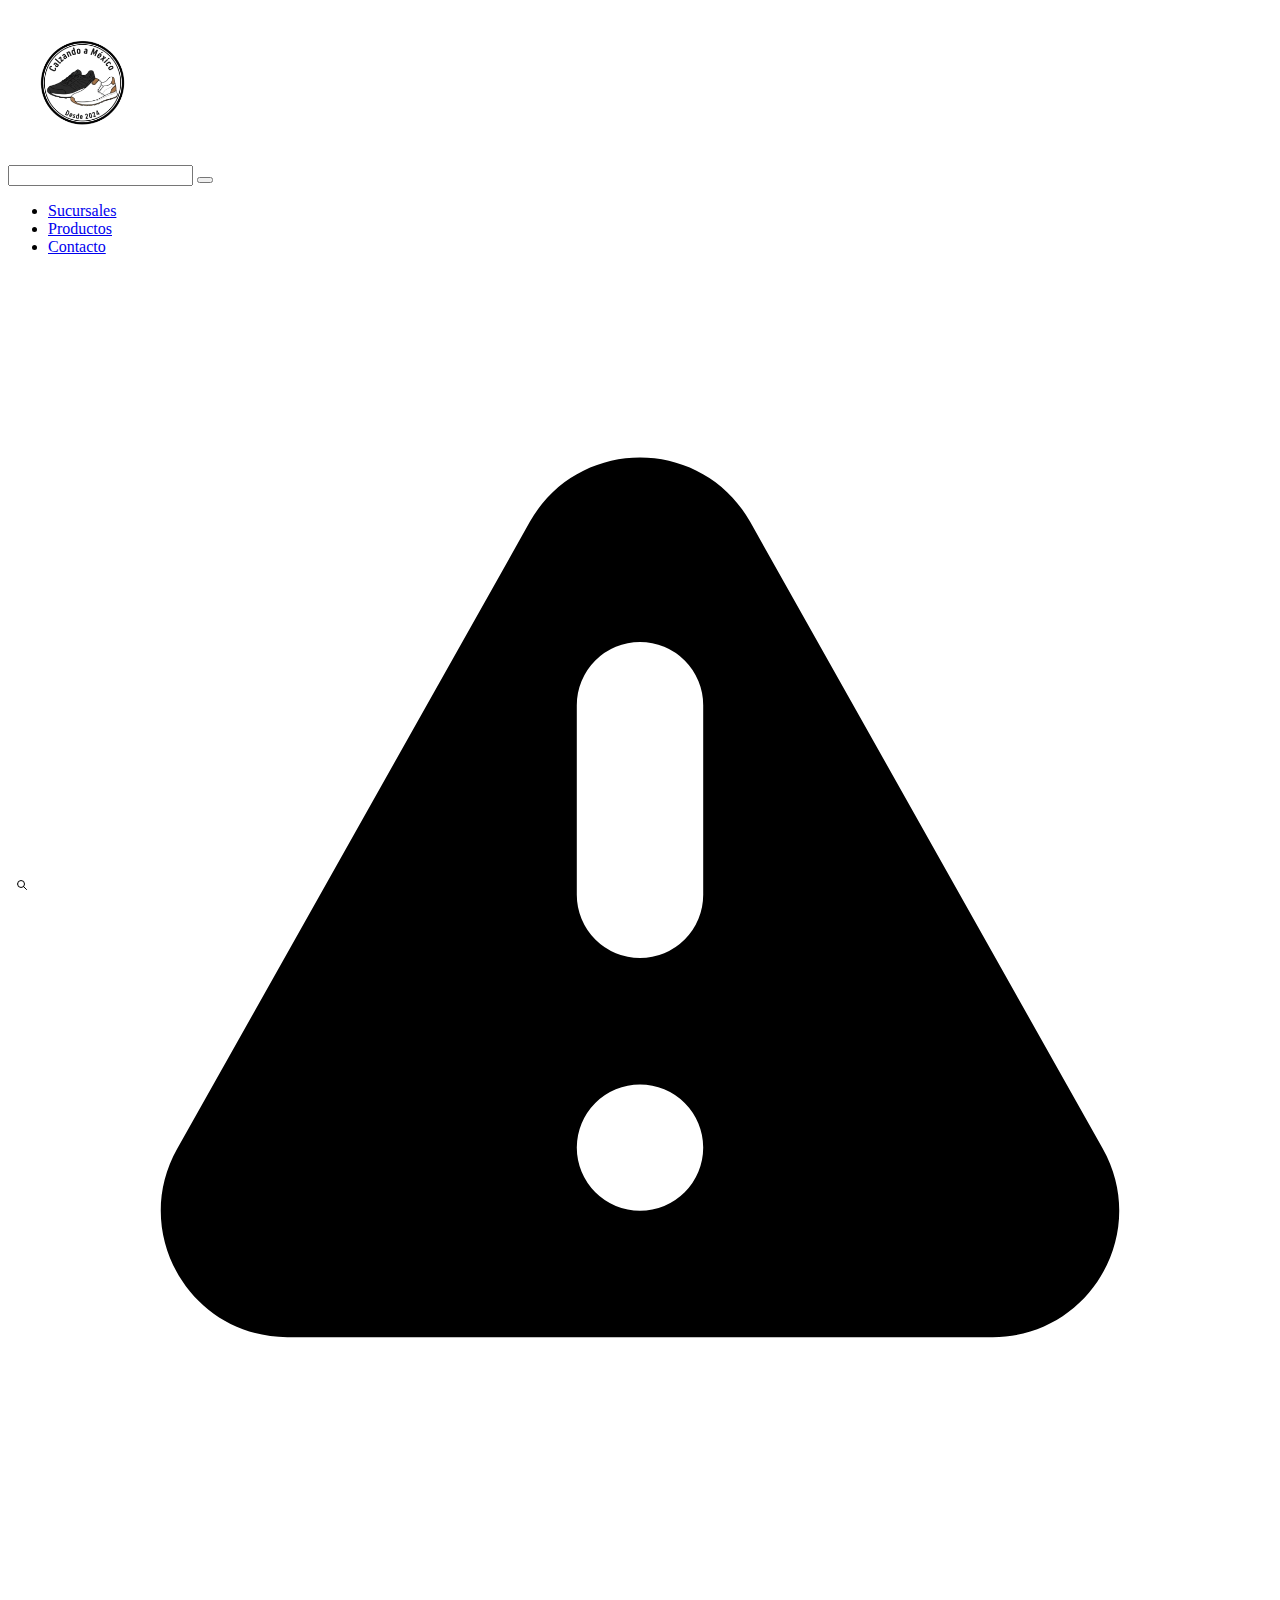
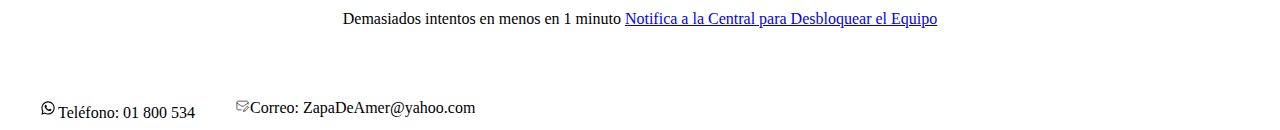
<file: src/tiendaError.html>
<!DOCTYPE html>
<html lang="es">
<head>
    <meta charset="UTF-8">
    <meta name="viewport" content="width=device-width, initial-scale=1.0">
    <title>Zapaterias De América</title>
    <link rel="stylesheet" href="\styles\ini.css">
    <link rel="stylesheet" href="\styles\principal.css">
</head>
<body>

    <header class="headeremp">
        <a href="\src\index.html" class="header-logo"><img src="\icons\Logotipo.png" width="150"></a>
        
    <form role="search">

        <input type="text" class="inputemp" placeholder=" ">
            
        <button type="submit" class="btnemp"><svg  xmlns="http://www.w3.org/2000/svg"  width="12"  height="12"  viewBox="0 0 24 24"  fill="none"  stroke="currentColor"  stroke-width="2"  stroke-linecap="round"  stroke-linejoin="round"  class="icon icon-tabler icons-tabler-outline icon-tabler-search"><path stroke="none" d="M0 0h24v24H0z" fill="none"/><path d="M10 10m-7 0a7 7 0 1 0 14 0a7 7 0 1 0 -14 0" /><path d="M21 21l-6 -6" /></svg></button>

    </form>

        <nav class="navemp-menu">
            <ul>
                <li><a href="/src/sucursales.html">Sucursales</a></li>
                <li><a href="/src/productos.html">Productos</a></li>
                <li><a href="/src/contacto.html">Contacto</a></li>
            </ul>
        </nav>
    </header><br><br><br>
    
    <div class="containeremp">

    <center>
    <div class="notifications-container">
  <div class="alert">
    <div class="flex">
      <div class="flex-shrink-0">
        <svg aria-hidden="true" fill="currentColor" viewBox="0 0 20 20" xmlns="http://www.w3.org/2000/svg" class="h-5 w-5 alert-svg">
          <path clip-rule="evenodd" d="M8.257 3.099c.765-1.36 2.722-1.36 3.486 0l5.58 9.92c.75 1.334-.213 2.98-1.742 2.98H4.42c-1.53 0-2.493-1.646-1.743-2.98l5.58-9.92zM11 13a1 1 0 11-2 0 1 1 0 012 0zm-1-8a1 1 0 00-1 1v3a1 1 0 002 0V6a1 1 0 00-1-1z" fill-rule="evenodd"></path>
        </svg>
      </div>
      <div class="alert-prompt-wrap">
        <p class="text-sm text-yellow-700">
          Demasiados intentos en menos en 1 minuto 
          <a class="alert-prompt-link" href="#">Notifica a la Central para Desbloquear el Equipo</a>
        </p>
    </div>
  </div>
  </div>
</div>
    </center><br><br><br>
    </div>

    <footer class="footeremp">
        <nav class="nav-menu">
            <ul>
                <li><a><svg viewBox="0 0 24 24" fill="none" xmlns="http://www.w3.org/2000/svg" width="20"><g id="SVGRepo_bgCarrier" stroke-width="0"></g><g id="SVGRepo_tracerCarrier" stroke-linecap="round" stroke-linejoin="round"></g><g id="SVGRepo_iconCarrier"> <path d="M17.6 6.31999C16.8669 5.58141 15.9943 4.99596 15.033 4.59767C14.0716 4.19938 13.0406 3.99622 12 3.99999C10.6089 4.00135 9.24248 4.36819 8.03771 5.06377C6.83294 5.75935 5.83208 6.75926 5.13534 7.96335C4.4386 9.16745 4.07046 10.5335 4.06776 11.9246C4.06507 13.3158 4.42793 14.6832 5.12 15.89L4 20L8.2 18.9C9.35975 19.5452 10.6629 19.8891 11.99 19.9C14.0997 19.9001 16.124 19.0668 17.6222 17.5816C19.1205 16.0965 19.9715 14.0796 19.99 11.97C19.983 10.9173 19.7682 9.87634 19.3581 8.9068C18.948 7.93725 18.3505 7.05819 17.6 6.31999ZM12 18.53C10.8177 18.5308 9.65701 18.213 8.64 17.61L8.4 17.46L5.91 18.12L6.57 15.69L6.41 15.44C5.55925 14.0667 5.24174 12.429 5.51762 10.8372C5.7935 9.24545 6.64361 7.81015 7.9069 6.80322C9.1702 5.79628 10.7589 5.28765 12.3721 5.37368C13.9853 5.4597 15.511 6.13441 16.66 7.26999C17.916 8.49818 18.635 10.1735 18.66 11.93C18.6442 13.6859 17.9355 15.3645 16.6882 16.6006C15.441 17.8366 13.756 18.5301 12 18.53ZM15.61 13.59C15.41 13.49 14.44 13.01 14.26 12.95C14.08 12.89 13.94 12.85 13.81 13.05C13.6144 13.3181 13.404 13.5751 13.18 13.82C13.07 13.96 12.95 13.97 12.75 13.82C11.6097 13.3694 10.6597 12.5394 10.06 11.47C9.85 11.12 10.26 11.14 10.64 10.39C10.6681 10.3359 10.6827 10.2759 10.6827 10.215C10.6827 10.1541 10.6681 10.0941 10.64 10.04C10.64 9.93999 10.19 8.95999 10.03 8.56999C9.87 8.17999 9.71 8.23999 9.58 8.22999H9.19C9.08895 8.23154 8.9894 8.25465 8.898 8.29776C8.8066 8.34087 8.72546 8.403 8.66 8.47999C8.43562 8.69817 8.26061 8.96191 8.14676 9.25343C8.03291 9.54495 7.98287 9.85749 8 10.17C8.0627 10.9181 8.34443 11.6311 8.81 12.22C9.6622 13.4958 10.8301 14.5293 12.2 15.22C12.9185 15.6394 13.7535 15.8148 14.58 15.72C14.8552 15.6654 15.1159 15.5535 15.345 15.3915C15.5742 15.2296 15.7667 15.0212 15.91 14.78C16.0428 14.4856 16.0846 14.1583 16.03 13.84C15.94 13.74 15.81 13.69 15.61 13.59Z" fill="#000000"></path> </g></svg>Teléfono: 01 800 534</a></li>
                <li><a><svg viewBox="0 0 24 24" fill="none" xmlns="http://www.w3.org/2000/svg" width="15"><g id="SVGRepo_bgCarrier" stroke-width="0"></g><g id="SVGRepo_tracerCarrier" stroke-linecap="round" stroke-linejoin="round"></g><g id="SVGRepo_iconCarrier"> <path d="M10 19H6.2C5.0799 19 4.51984 19 4.09202 18.782C3.71569 18.5903 3.40973 18.2843 3.21799 17.908C3 17.4802 3 16.9201 3 15.8V8.2C3 7.0799 3 6.51984 3.21799 6.09202C3.40973 5.71569 3.71569 5.40973 4.09202 5.21799C4.51984 5 5.0799 5 6.2 5H17.8C18.9201 5 19.4802 5 19.908 5.21799C20.2843 5.40973 20.5903 5.71569 20.782 6.09202C21 6.51984 21 7.0799 21 8.2V10M20.6067 8.26229L15.5499 11.6335C14.2669 12.4888 13.6254 12.9165 12.932 13.0827C12.3192 13.2295 11.6804 13.2295 11.0677 13.0827C10.3743 12.9165 9.73279 12.4888 8.44975 11.6335L3.14746 8.09863M14 21L16.025 20.595C16.2015 20.5597 16.2898 20.542 16.3721 20.5097C16.4452 20.4811 16.5147 20.4439 16.579 20.399C16.6516 20.3484 16.7152 20.2848 16.8426 20.1574L21 16C21.5523 15.4477 21.5523 14.5523 21 14C20.4477 13.4477 19.5523 13.4477 19 14L14.8426 18.1574C14.7152 18.2848 14.6516 18.3484 14.601 18.421C14.5561 18.4853 14.5189 18.5548 14.4903 18.6279C14.458 18.7102 14.4403 18.7985 14.405 18.975L14 21Z" stroke="#000000" stroke-width="1" stroke-linecap="round" stroke-linejoin="round"></path> </g></svg>Correo: ZapaDeAmer@yahoo.com</a></li>
            </ul>
        </nav>
    </footer>
</body>
</html>
</file>
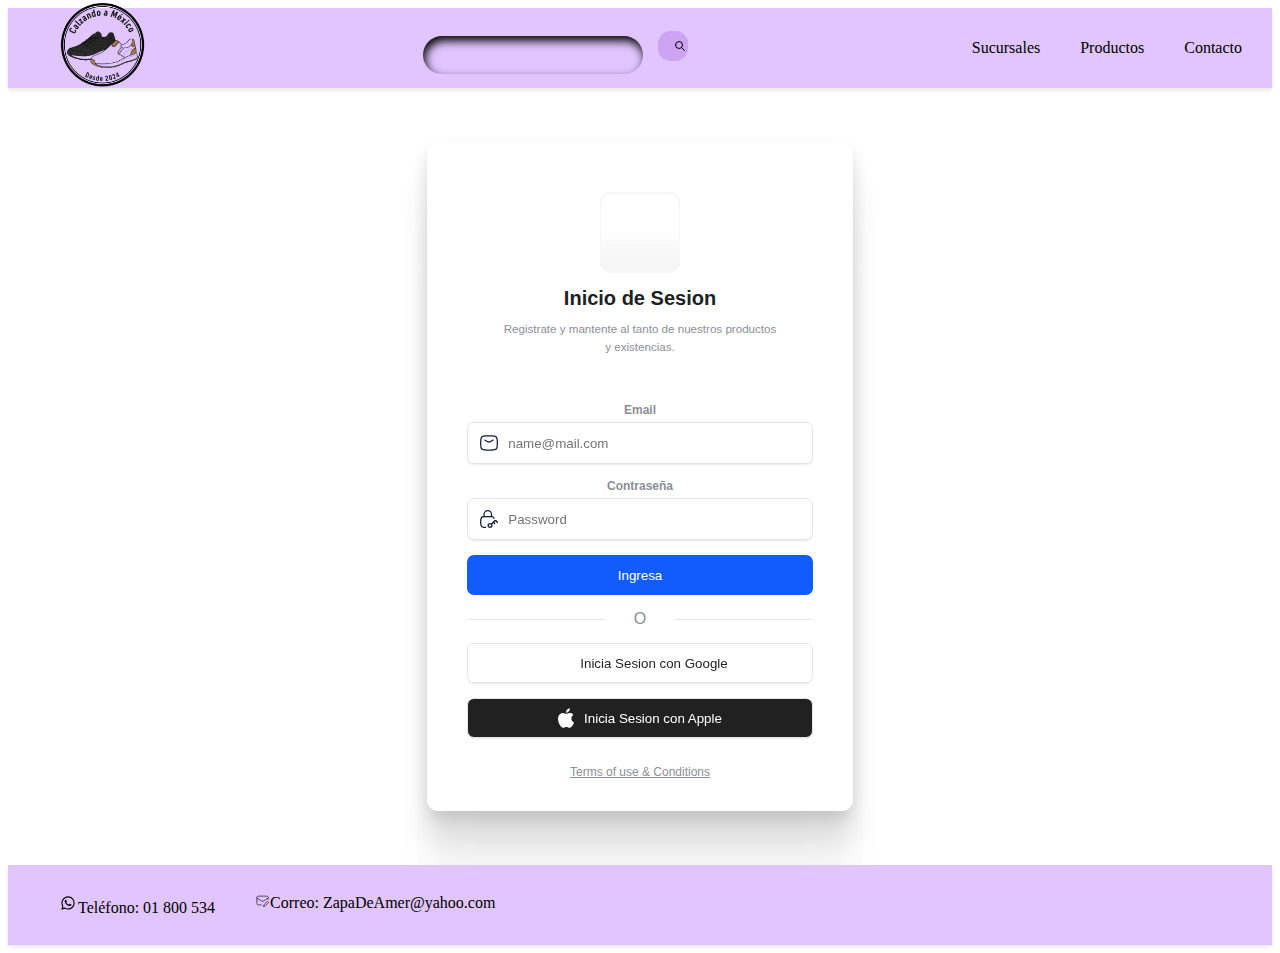
<file: src/usuario.html>
<!DOCTYPE html>
<html lang="es">
<head>
    <meta charset="UTF-8">
    <meta name="viewport" content="width=device-width, initial-scale=1.0">
    <title>Zapaterias De América</title>
    <link rel="stylesheet" href="\styles\ini.css">
    <link rel="stylesheet" href="\styles\principal.css">
</head>
<body>

    <header class="header">
        <a href="\src\index.html" class="header-logo"><img src="\icons\Logotipo.png" width="150"></a>
        
    <form role="search">

        <input type="text" class="input" placeholder=" ">
            
        <button type="submit" class="btn"><svg  xmlns="http://www.w3.org/2000/svg"  width="12"  height="12"  viewBox="0 0 24 24"  fill="none"  stroke="currentColor"  stroke-width="2"  stroke-linecap="round"  stroke-linejoin="round"  class="icon icon-tabler icons-tabler-outline icon-tabler-search"><path stroke="none" d="M0 0h24v24H0z" fill="none"/><path d="M10 10m-7 0a7 7 0 1 0 14 0a7 7 0 1 0 -14 0" /><path d="M21 21l-6 -6" /></svg></button>

    </form>

        <nav class="nav-menu">
            <ul>
                <li><a href="/src/sucursales.html">Sucursales</a></li>
                <li><a href="/src/productos.html">Productos</a></li>
                <li><a href="/src/contacto.html">Contacto</a></li>
            </ul>
        </nav>
    </header><br><br><br>
    
    <div class="container">

    <center>
    <form class="form_container">
    <div class="logo_container"></div>
    <div class="title_container">
        <p class="title">Inicio de Sesion</p>
        <span class="subtitle">Registrate y mantente al tanto de nuestros productos y existencias.</span>
    </div>
    <br>
    <div class="input_container">
        <label class="input_label" for="email_field">Email</label>
        <svg fill="none" viewBox="0 0 24 24" height="24" width="24" xmlns="http://www.w3.org/2000/svg" class="icon">
        <path stroke-linejoin="round" stroke-linecap="round" stroke-width="1.5" stroke="#141B34" d="M7 8.5L9.94202 10.2394C11.6572 11.2535 12.3428 11.2535 14.058 10.2394L17 8.5"></path>
        <path stroke-linejoin="round" stroke-width="1.5" stroke="#141B34" d="M2.01577 13.4756C2.08114 16.5412 2.11383 18.0739 3.24496 19.2094C4.37608 20.3448 5.95033 20.3843 9.09883 20.4634C11.0393 20.5122 12.9607 20.5122 14.9012 20.4634C18.0497 20.3843 19.6239 20.3448 20.7551 19.2094C21.8862 18.0739 21.9189 16.5412 21.9842 13.4756C22.0053 12.4899 22.0053 11.5101 21.9842 10.5244C21.9189 7.45886 21.8862 5.92609 20.7551 4.79066C19.6239 3.65523 18.0497 3.61568 14.9012 3.53657C12.9607 3.48781 11.0393 3.48781 9.09882 3.53656C5.95033 3.61566 4.37608 3.65521 3.24495 4.79065C2.11382 5.92608 2.08114 7.45885 2.01576 10.5244C1.99474 11.5101 1.99475 12.4899 2.01577 13.4756Z"></path>
        </svg>
        <input placeholder="name@mail.com" title="Inpit title" name="input-name" type="text" class="input_field" id="email_field">
    </div>
    <div class="input_container">
        <label class="input_label" for="password_field">Contraseña</label>
        <svg fill="none" viewBox="0 0 24 24" height="24" width="24" xmlns="http://www.w3.org/2000/svg" class="icon">
        <path stroke-linecap="round" stroke-width="1.5" stroke="#141B34" d="M18 11.0041C17.4166 9.91704 16.273 9.15775 14.9519 9.0993C13.477 9.03404 11.9788 9 10.329 9C8.67911 9 7.18091 9.03404 5.70604 9.0993C3.95328 9.17685 2.51295 10.4881 2.27882 12.1618C2.12602 13.2541 2 14.3734 2 15.5134C2 16.6534 2.12602 17.7727 2.27882 18.865C2.51295 20.5387 3.95328 21.8499 5.70604 21.9275C6.42013 21.9591 7.26041 21.9834 8 22"></path>
        <path stroke-linejoin="round" stroke-linecap="round" stroke-width="1.5" stroke="#141B34" d="M6 9V6.5C6 4.01472 8.01472 2 10.5 2C12.9853 2 15 4.01472 15 6.5V9"></path>
        <path fill="#141B34" d="M21.2046 15.1045L20.6242 15.6956V15.6956L21.2046 15.1045ZM21.4196 16.4767C21.7461 16.7972 22.2706 16.7924 22.5911 16.466C22.9116 16.1395 22.9068 15.615 22.5804 15.2945L21.4196 16.4767ZM18.0228 15.1045L17.4424 14.5134V14.5134L18.0228 15.1045ZM18.2379 18.0387C18.5643 18.3593 19.0888 18.3545 19.4094 18.028C19.7299 17.7016 19.7251 17.1771 19.3987 16.8565L18.2379 18.0387ZM14.2603 20.7619C13.7039 21.3082 12.7957 21.3082 12.2394 20.7619L11.0786 21.9441C12.2794 23.1232 14.2202 23.1232 15.4211 21.9441L14.2603 20.7619ZM12.2394 20.7619C11.6914 20.2239 11.6914 19.358 12.2394 18.82L11.0786 17.6378C9.86927 18.8252 9.86927 20.7567 11.0786 21.9441L12.2394 20.7619ZM12.2394 18.82C12.7957 18.2737 13.7039 18.2737 14.2603 18.82L15.4211 17.6378C14.2202 16.4587 12.2794 16.4587 11.0786 17.6378L12.2394 18.82ZM14.2603 18.82C14.8082 19.358 14.8082 20.2239 14.2603 20.7619L15.4211 21.9441C16.6304 20.7567 16.6304 18.8252 15.4211 17.6378L14.2603 18.82ZM20.6242 15.6956L21.4196 16.4767L22.5804 15.2945L21.785 14.5134L20.6242 15.6956ZM15.4211 18.82L17.8078 16.4767L16.647 15.2944L14.2603 17.6377L15.4211 18.82ZM17.8078 16.4767L18.6032 15.6956L17.4424 14.5134L16.647 15.2945L17.8078 16.4767ZM16.647 16.4767L18.2379 18.0387L19.3987 16.8565L17.8078 15.2945L16.647 16.4767ZM21.785 14.5134C21.4266 14.1616 21.0998 13.8383 20.7993 13.6131C20.4791 13.3732 20.096 13.1716 19.6137 13.1716V14.8284C19.6145 14.8284 19.619 14.8273 19.6395 14.8357C19.6663 14.8466 19.7183 14.8735 19.806 14.9391C19.9969 15.0822 20.2326 15.3112 20.6242 15.6956L21.785 14.5134ZM18.6032 15.6956C18.9948 15.3112 19.2305 15.0822 19.4215 14.9391C19.5091 14.8735 19.5611 14.8466 19.5879 14.8357C19.6084 14.8273 19.6129 14.8284 19.6137 14.8284V13.1716C19.1314 13.1716 18.7483 13.3732 18.4281 13.6131C18.1276 13.8383 17.8008 14.1616 17.4424 14.5134L18.6032 15.6956Z"></path>
        </svg>
        <input placeholder="Password" title="Inpit title" name="input-name" type="password" class="input_field" id="password_field">
    </div>
    <button title="Sign In" type="submit" class="sign-in_bton">
        <span>Ingresa</span>
    </button>

    <div class="separator">
        <hr class="line">
        <span>O</span>
        <hr class="line">
    </div>
    <button title="Sign In" type="submit" class="sign-in_ggl">
        <svg height="18" width="18" viewBox="0 0 32 32" xmlns:xlink="http://www.w3.org/1999/xlink" xmlns="http://www.w3.org/2000/svg">
        <defs>
            <path d="M44.5 20H24v8.5h11.8C34.7 33.9 30.1 37 24 37c-7.2 0-13-5.8-13-13s5.8-13 13-13c3.1 0 5.9 1.1 8.1 2.9l6.4-6.4C34.6 4.1 29.6 2 24 2 11.8 2 2 11.8 2 24s9.8 22 22 22c11 0 21-8 21-22 0-1.3-.2-2.7-.5-4z" id="A"></path>
        </defs>
        <clipPath id="B">
            
        </clipPath>
        <g transform="matrix(.727273 0 0 .727273 -.954545 -1.45455)">
            <path fill="#fbbc05" clip-path="url(#B)" d="M0 37V11l17 13z"></path>
            <path fill="#ea4335" clip-path="url(#B)" d="M0 11l17 13 7-6.1L48 14V0H0z"></path>
            <path fill="#34a853" clip-path="url(#B)" d="M0 37l30-23 7.9 1L48 0v48H0z"></path>
            <path fill="#4285f4" clip-path="url(#B)" d="M48 48L17 24l-4-3 35-10z"></path>
        </g>
        </svg>
        <span>Inicia Sesion con Google</span>
    </button>
    <button title="Sign In" type="submit" class="sign-in_apl">
        <svg preserveAspectRatio="xMidYMid" version="1.1" viewBox="0 0 256 315" height="20px" width="16px" xmlns:xlink="http://www.w3.org/1999/xlink" xmlns="http://www.w3.org/2000/svg">
        <g>
            <path fill="#ffffff" d="M213.803394,167.030943 C214.2452,214.609646 255.542482,230.442639 256,230.644727 C255.650812,231.761357 249.401383,253.208293 234.24263,275.361446 C221.138555,294.513969 207.538253,313.596333 186.113759,313.991545 C165.062051,314.379442 158.292752,301.507828 134.22469,301.507828 C110.163898,301.507828 102.642899,313.596301 82.7151126,314.379442 C62.0350407,315.16201 46.2873831,293.668525 33.0744079,274.586162 C6.07529317,235.552544 -14.5576169,164.286328 13.147166,116.18047 C26.9103111,92.2909053 51.5060917,77.1630356 78.2026125,76.7751096 C98.5099145,76.3877456 117.677594,90.4371851 130.091705,90.4371851 C142.497945,90.4371851 165.790755,73.5415029 190.277627,76.0228474 C200.528668,76.4495055 229.303509,80.1636878 247.780625,107.209389 C246.291825,108.132333 213.44635,127.253405 213.803394,167.030988 M174.239142,50.1987033 C185.218331,36.9088319 192.607958,18.4081019 190.591988,0 C174.766312,0.636050225 155.629514,10.5457909 144.278109,23.8283506 C134.10507,35.5906758 125.195775,54.4170275 127.599657,72.4607932 C145.239231,73.8255433 163.259413,63.4970262 174.239142,50.1987249"></path>
        </g>
        </svg>
        <span>Inicia Sesion con Apple</span>
    </button>
    <p class="note">Terms of use &amp; Conditions</p>
    </form>
    </center><br><br><br>
    </div>

    <footer class="footer">
        <nav class="nav-menu">
            <ul>
                <li><a><svg viewBox="0 0 24 24" fill="none" xmlns="http://www.w3.org/2000/svg" width="20"><g id="SVGRepo_bgCarrier" stroke-width="0"></g><g id="SVGRepo_tracerCarrier" stroke-linecap="round" stroke-linejoin="round"></g><g id="SVGRepo_iconCarrier"> <path d="M17.6 6.31999C16.8669 5.58141 15.9943 4.99596 15.033 4.59767C14.0716 4.19938 13.0406 3.99622 12 3.99999C10.6089 4.00135 9.24248 4.36819 8.03771 5.06377C6.83294 5.75935 5.83208 6.75926 5.13534 7.96335C4.4386 9.16745 4.07046 10.5335 4.06776 11.9246C4.06507 13.3158 4.42793 14.6832 5.12 15.89L4 20L8.2 18.9C9.35975 19.5452 10.6629 19.8891 11.99 19.9C14.0997 19.9001 16.124 19.0668 17.6222 17.5816C19.1205 16.0965 19.9715 14.0796 19.99 11.97C19.983 10.9173 19.7682 9.87634 19.3581 8.9068C18.948 7.93725 18.3505 7.05819 17.6 6.31999ZM12 18.53C10.8177 18.5308 9.65701 18.213 8.64 17.61L8.4 17.46L5.91 18.12L6.57 15.69L6.41 15.44C5.55925 14.0667 5.24174 12.429 5.51762 10.8372C5.7935 9.24545 6.64361 7.81015 7.9069 6.80322C9.1702 5.79628 10.7589 5.28765 12.3721 5.37368C13.9853 5.4597 15.511 6.13441 16.66 7.26999C17.916 8.49818 18.635 10.1735 18.66 11.93C18.6442 13.6859 17.9355 15.3645 16.6882 16.6006C15.441 17.8366 13.756 18.5301 12 18.53ZM15.61 13.59C15.41 13.49 14.44 13.01 14.26 12.95C14.08 12.89 13.94 12.85 13.81 13.05C13.6144 13.3181 13.404 13.5751 13.18 13.82C13.07 13.96 12.95 13.97 12.75 13.82C11.6097 13.3694 10.6597 12.5394 10.06 11.47C9.85 11.12 10.26 11.14 10.64 10.39C10.6681 10.3359 10.6827 10.2759 10.6827 10.215C10.6827 10.1541 10.6681 10.0941 10.64 10.04C10.64 9.93999 10.19 8.95999 10.03 8.56999C9.87 8.17999 9.71 8.23999 9.58 8.22999H9.19C9.08895 8.23154 8.9894 8.25465 8.898 8.29776C8.8066 8.34087 8.72546 8.403 8.66 8.47999C8.43562 8.69817 8.26061 8.96191 8.14676 9.25343C8.03291 9.54495 7.98287 9.85749 8 10.17C8.0627 10.9181 8.34443 11.6311 8.81 12.22C9.6622 13.4958 10.8301 14.5293 12.2 15.22C12.9185 15.6394 13.7535 15.8148 14.58 15.72C14.8552 15.6654 15.1159 15.5535 15.345 15.3915C15.5742 15.2296 15.7667 15.0212 15.91 14.78C16.0428 14.4856 16.0846 14.1583 16.03 13.84C15.94 13.74 15.81 13.69 15.61 13.59Z" fill="#000000"></path> </g></svg>Teléfono: 01 800 534</a></li>
                <li><a><svg viewBox="0 0 24 24" fill="none" xmlns="http://www.w3.org/2000/svg" width="15"><g id="SVGRepo_bgCarrier" stroke-width="0"></g><g id="SVGRepo_tracerCarrier" stroke-linecap="round" stroke-linejoin="round"></g><g id="SVGRepo_iconCarrier"> <path d="M10 19H6.2C5.0799 19 4.51984 19 4.09202 18.782C3.71569 18.5903 3.40973 18.2843 3.21799 17.908C3 17.4802 3 16.9201 3 15.8V8.2C3 7.0799 3 6.51984 3.21799 6.09202C3.40973 5.71569 3.71569 5.40973 4.09202 5.21799C4.51984 5 5.0799 5 6.2 5H17.8C18.9201 5 19.4802 5 19.908 5.21799C20.2843 5.40973 20.5903 5.71569 20.782 6.09202C21 6.51984 21 7.0799 21 8.2V10M20.6067 8.26229L15.5499 11.6335C14.2669 12.4888 13.6254 12.9165 12.932 13.0827C12.3192 13.2295 11.6804 13.2295 11.0677 13.0827C10.3743 12.9165 9.73279 12.4888 8.44975 11.6335L3.14746 8.09863M14 21L16.025 20.595C16.2015 20.5597 16.2898 20.542 16.3721 20.5097C16.4452 20.4811 16.5147 20.4439 16.579 20.399C16.6516 20.3484 16.7152 20.2848 16.8426 20.1574L21 16C21.5523 15.4477 21.5523 14.5523 21 14C20.4477 13.4477 19.5523 13.4477 19 14L14.8426 18.1574C14.7152 18.2848 14.6516 18.3484 14.601 18.421C14.5561 18.4853 14.5189 18.5548 14.4903 18.6279C14.458 18.7102 14.4403 18.7985 14.405 18.975L14 21Z" stroke="#000000" stroke-width="1" stroke-linecap="round" stroke-linejoin="round"></path> </g></svg>Correo: ZapaDeAmer@yahoo.com</a></li>
            </ul>
        </nav>
    </footer>
</body>
</html>
</file>
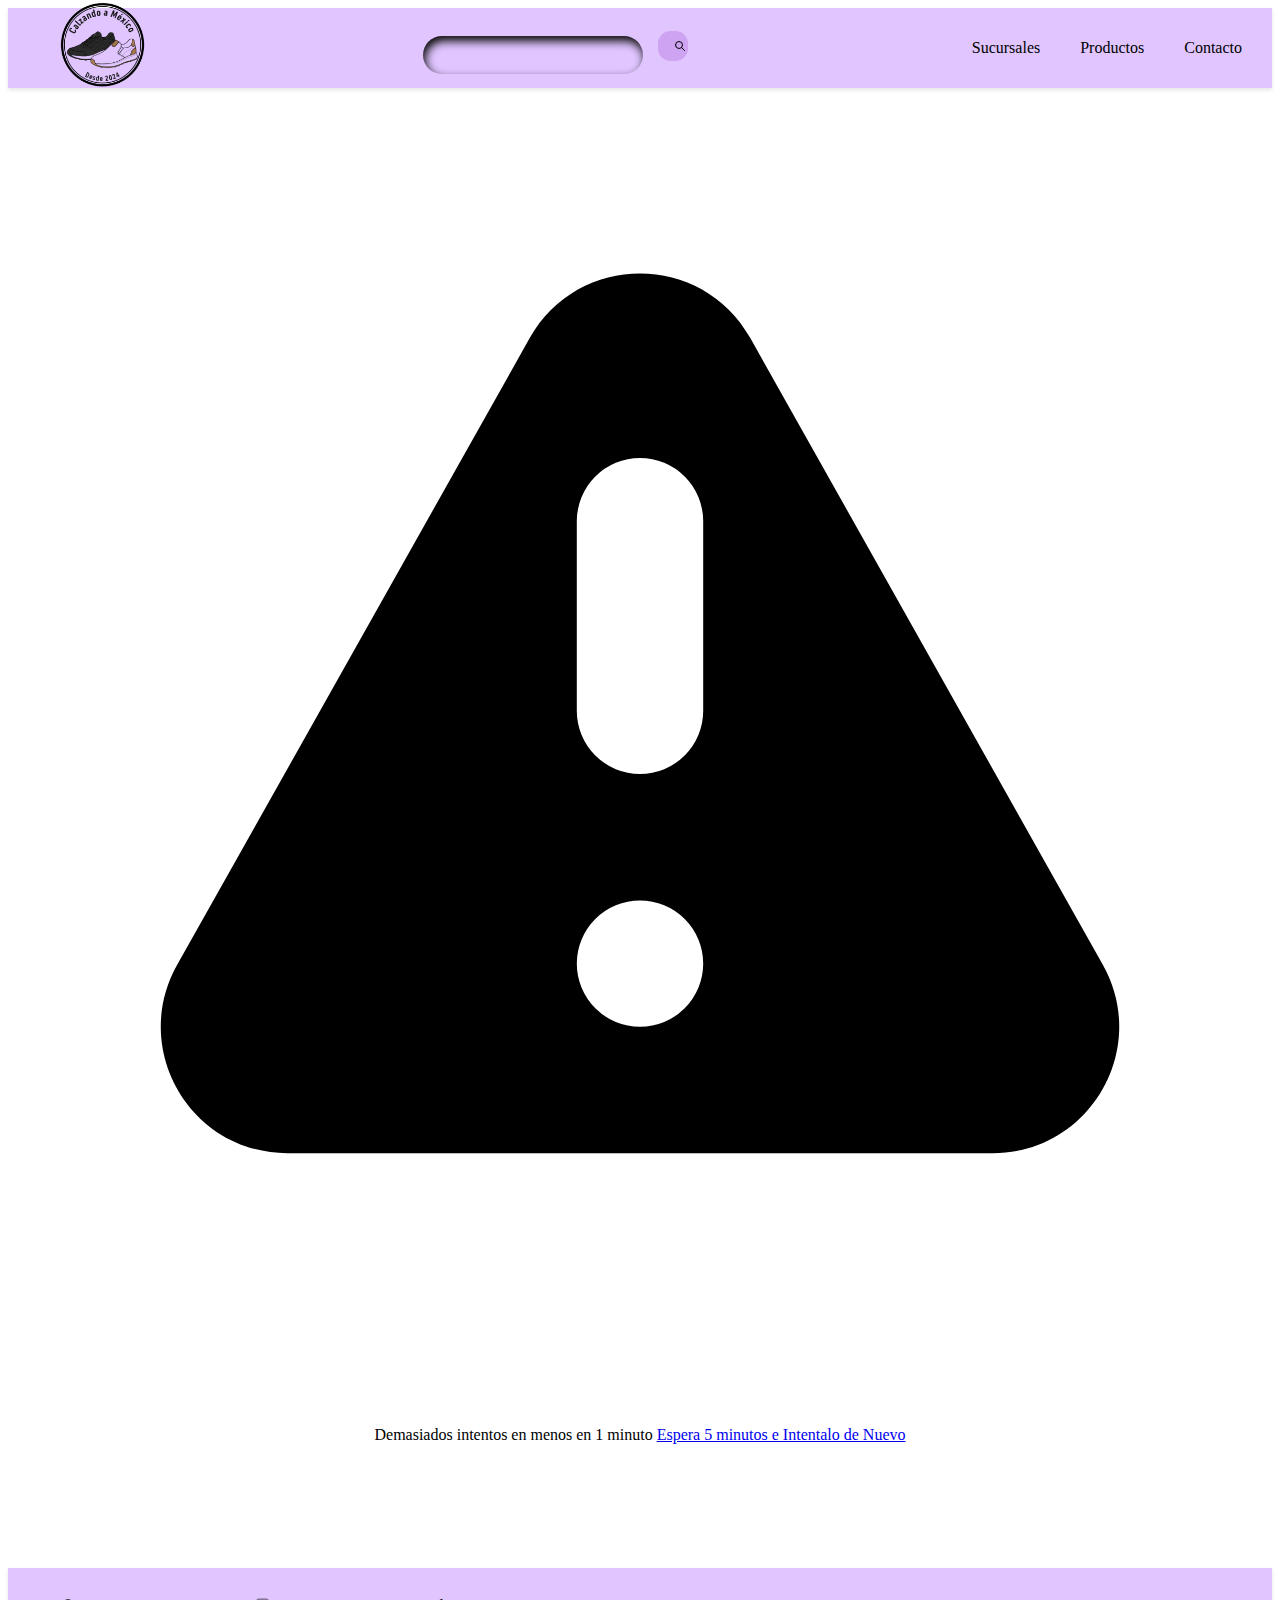
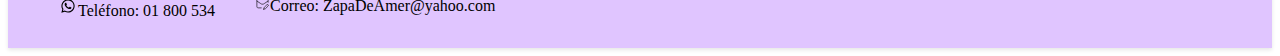
<file: src/usuarioError.html>
<!DOCTYPE html>
<html lang="es">
<head>
    <meta charset="UTF-8">
    <meta name="viewport" content="width=device-width, initial-scale=1.0">
    <title>Zapaterias De América</title>
    <link rel="stylesheet" href="\styles\ini.css">
    <link rel="stylesheet" href="\styles\principal.css">
</head>
<body>

    <header class="header">
        <a href="\src\index.html" class="header-logo"><img src="\icons\Logotipo.png" width="150"></a>
        
    <form role="search">

        <input type="text" class="input" placeholder=" ">
            
        <button type="submit" class="btn"><svg  xmlns="http://www.w3.org/2000/svg"  width="12"  height="12"  viewBox="0 0 24 24"  fill="none"  stroke="currentColor"  stroke-width="2"  stroke-linecap="round"  stroke-linejoin="round"  class="icon icon-tabler icons-tabler-outline icon-tabler-search"><path stroke="none" d="M0 0h24v24H0z" fill="none"/><path d="M10 10m-7 0a7 7 0 1 0 14 0a7 7 0 1 0 -14 0" /><path d="M21 21l-6 -6" /></svg></button>

    </form>

        <nav class="nav-menu">
            <ul>
                <li><a href="/src/sucursales.html">Sucursales</a></li>
                <li><a href="/src/productos.html">Productos</a></li>
                <li><a href="/src/contacto.html">Contacto</a></li>
            </ul>
        </nav>
    </header><br><br><br>
    
    <div class="container">

    <center>
    <center>
    <div class="notifications-container">
  <div class="alert">
    <div class="flex">
      <div class="flex-shrink-0">
        <svg aria-hidden="true" fill="currentColor" viewBox="0 0 20 20" xmlns="http://www.w3.org/2000/svg" class="h-5 w-5 alert-svg">
          <path clip-rule="evenodd" d="M8.257 3.099c.765-1.36 2.722-1.36 3.486 0l5.58 9.92c.75 1.334-.213 2.98-1.742 2.98H4.42c-1.53 0-2.493-1.646-1.743-2.98l5.58-9.92zM11 13a1 1 0 11-2 0 1 1 0 012 0zm-1-8a1 1 0 00-1 1v3a1 1 0 002 0V6a1 1 0 00-1-1z" fill-rule="evenodd"></path>
        </svg>
      </div>
      <div class="alert-prompt-wrap">
        <p class="text-sm text-yellow-700">
          Demasiados intentos en menos en 1 minuto 
          <a class="alert-prompt-link" href="#">Espera 5 minutos e Intentalo de Nuevo</a>
        </p>
    </div>
  </div>
  </div>
</div>
    </center><br><br><br>
    </center><br><br><br>
    </div>

    <footer class="footer">
        <nav class="nav-menu">
            <ul>
                <li><a><svg viewBox="0 0 24 24" fill="none" xmlns="http://www.w3.org/2000/svg" width="20"><g id="SVGRepo_bgCarrier" stroke-width="0"></g><g id="SVGRepo_tracerCarrier" stroke-linecap="round" stroke-linejoin="round"></g><g id="SVGRepo_iconCarrier"> <path d="M17.6 6.31999C16.8669 5.58141 15.9943 4.99596 15.033 4.59767C14.0716 4.19938 13.0406 3.99622 12 3.99999C10.6089 4.00135 9.24248 4.36819 8.03771 5.06377C6.83294 5.75935 5.83208 6.75926 5.13534 7.96335C4.4386 9.16745 4.07046 10.5335 4.06776 11.9246C4.06507 13.3158 4.42793 14.6832 5.12 15.89L4 20L8.2 18.9C9.35975 19.5452 10.6629 19.8891 11.99 19.9C14.0997 19.9001 16.124 19.0668 17.6222 17.5816C19.1205 16.0965 19.9715 14.0796 19.99 11.97C19.983 10.9173 19.7682 9.87634 19.3581 8.9068C18.948 7.93725 18.3505 7.05819 17.6 6.31999ZM12 18.53C10.8177 18.5308 9.65701 18.213 8.64 17.61L8.4 17.46L5.91 18.12L6.57 15.69L6.41 15.44C5.55925 14.0667 5.24174 12.429 5.51762 10.8372C5.7935 9.24545 6.64361 7.81015 7.9069 6.80322C9.1702 5.79628 10.7589 5.28765 12.3721 5.37368C13.9853 5.4597 15.511 6.13441 16.66 7.26999C17.916 8.49818 18.635 10.1735 18.66 11.93C18.6442 13.6859 17.9355 15.3645 16.6882 16.6006C15.441 17.8366 13.756 18.5301 12 18.53ZM15.61 13.59C15.41 13.49 14.44 13.01 14.26 12.95C14.08 12.89 13.94 12.85 13.81 13.05C13.6144 13.3181 13.404 13.5751 13.18 13.82C13.07 13.96 12.95 13.97 12.75 13.82C11.6097 13.3694 10.6597 12.5394 10.06 11.47C9.85 11.12 10.26 11.14 10.64 10.39C10.6681 10.3359 10.6827 10.2759 10.6827 10.215C10.6827 10.1541 10.6681 10.0941 10.64 10.04C10.64 9.93999 10.19 8.95999 10.03 8.56999C9.87 8.17999 9.71 8.23999 9.58 8.22999H9.19C9.08895 8.23154 8.9894 8.25465 8.898 8.29776C8.8066 8.34087 8.72546 8.403 8.66 8.47999C8.43562 8.69817 8.26061 8.96191 8.14676 9.25343C8.03291 9.54495 7.98287 9.85749 8 10.17C8.0627 10.9181 8.34443 11.6311 8.81 12.22C9.6622 13.4958 10.8301 14.5293 12.2 15.22C12.9185 15.6394 13.7535 15.8148 14.58 15.72C14.8552 15.6654 15.1159 15.5535 15.345 15.3915C15.5742 15.2296 15.7667 15.0212 15.91 14.78C16.0428 14.4856 16.0846 14.1583 16.03 13.84C15.94 13.74 15.81 13.69 15.61 13.59Z" fill="#000000"></path> </g></svg>Teléfono: 01 800 534</a></li>
                <li><a><svg viewBox="0 0 24 24" fill="none" xmlns="http://www.w3.org/2000/svg" width="15"><g id="SVGRepo_bgCarrier" stroke-width="0"></g><g id="SVGRepo_tracerCarrier" stroke-linecap="round" stroke-linejoin="round"></g><g id="SVGRepo_iconCarrier"> <path d="M10 19H6.2C5.0799 19 4.51984 19 4.09202 18.782C3.71569 18.5903 3.40973 18.2843 3.21799 17.908C3 17.4802 3 16.9201 3 15.8V8.2C3 7.0799 3 6.51984 3.21799 6.09202C3.40973 5.71569 3.71569 5.40973 4.09202 5.21799C4.51984 5 5.0799 5 6.2 5H17.8C18.9201 5 19.4802 5 19.908 5.21799C20.2843 5.40973 20.5903 5.71569 20.782 6.09202C21 6.51984 21 7.0799 21 8.2V10M20.6067 8.26229L15.5499 11.6335C14.2669 12.4888 13.6254 12.9165 12.932 13.0827C12.3192 13.2295 11.6804 13.2295 11.0677 13.0827C10.3743 12.9165 9.73279 12.4888 8.44975 11.6335L3.14746 8.09863M14 21L16.025 20.595C16.2015 20.5597 16.2898 20.542 16.3721 20.5097C16.4452 20.4811 16.5147 20.4439 16.579 20.399C16.6516 20.3484 16.7152 20.2848 16.8426 20.1574L21 16C21.5523 15.4477 21.5523 14.5523 21 14C20.4477 13.4477 19.5523 13.4477 19 14L14.8426 18.1574C14.7152 18.2848 14.6516 18.3484 14.601 18.421C14.5561 18.4853 14.5189 18.5548 14.4903 18.6279C14.458 18.7102 14.4403 18.7985 14.405 18.975L14 21Z" stroke="#000000" stroke-width="1" stroke-linecap="round" stroke-linejoin="round"></path> </g></svg>Correo: ZapaDeAmer@yahoo.com</a></li>
            </ul>
        </nav>
    </footer>
</body>
</html>
</file>
